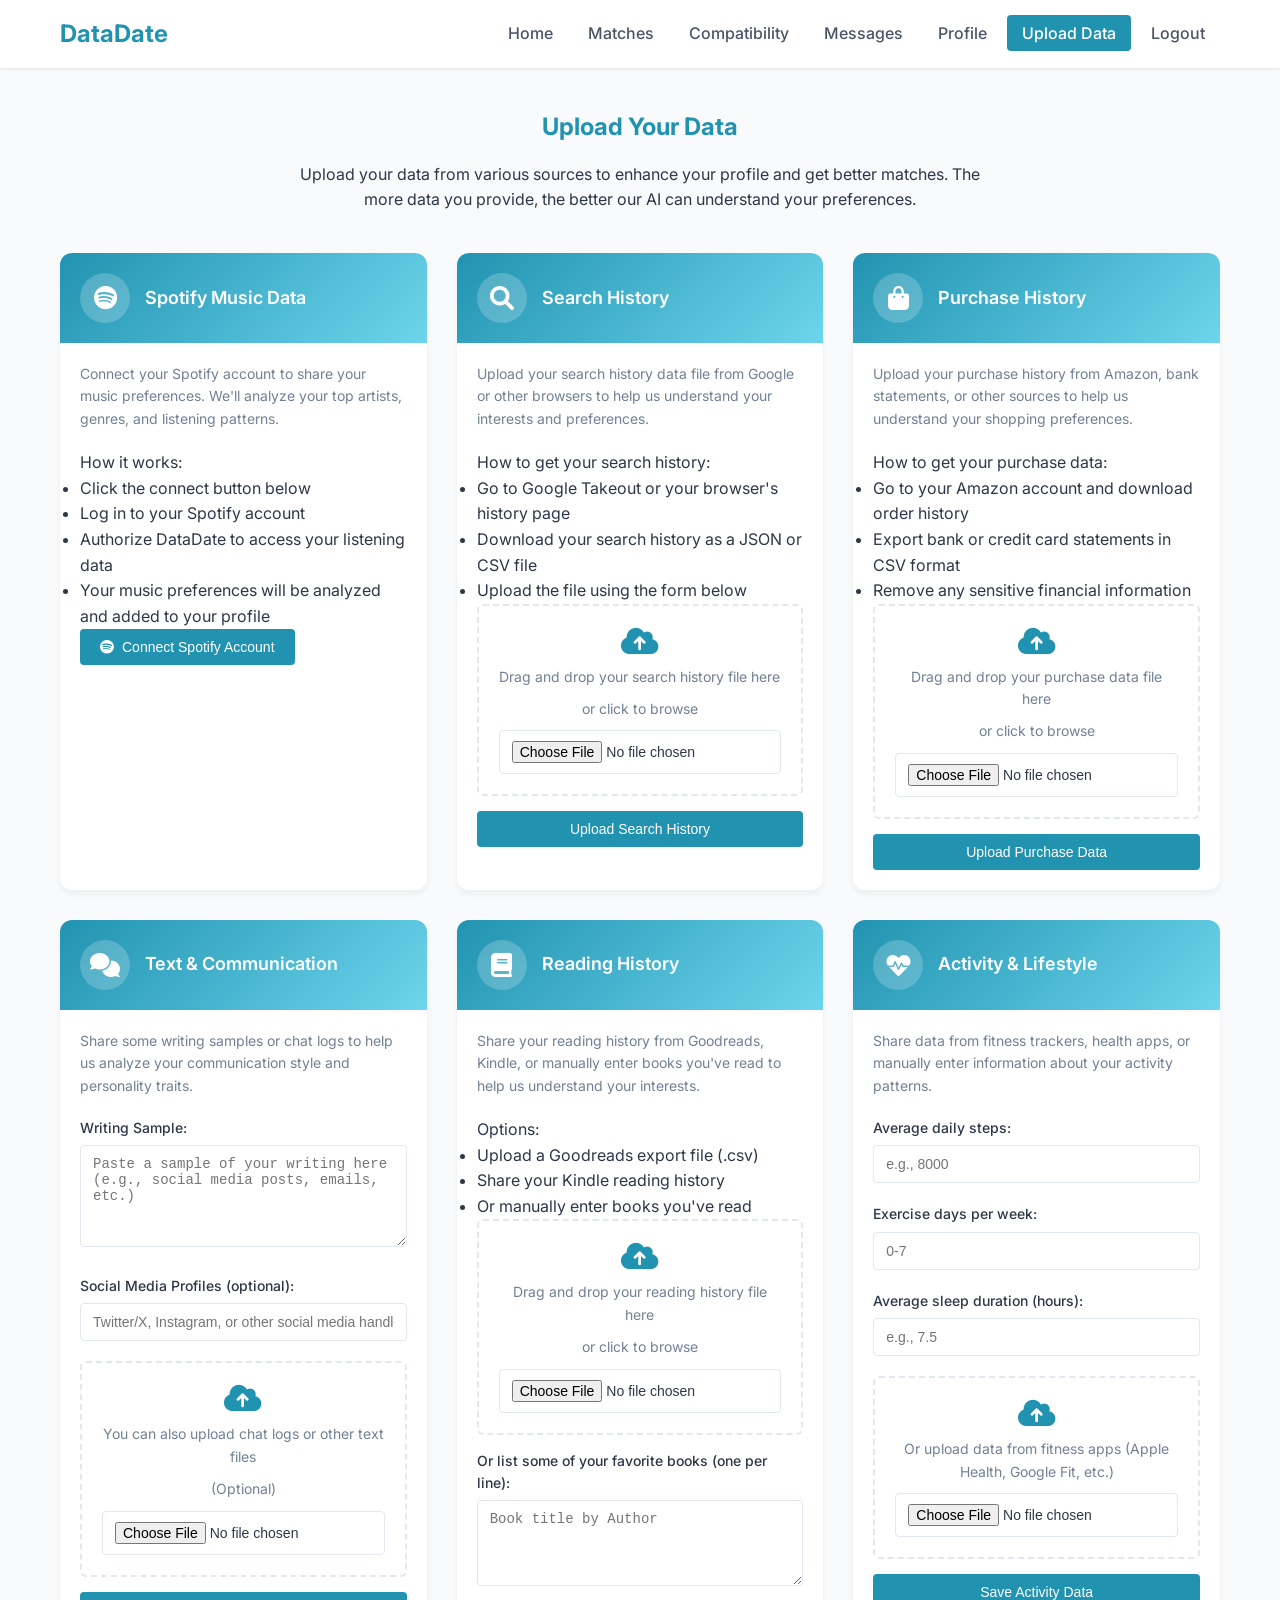
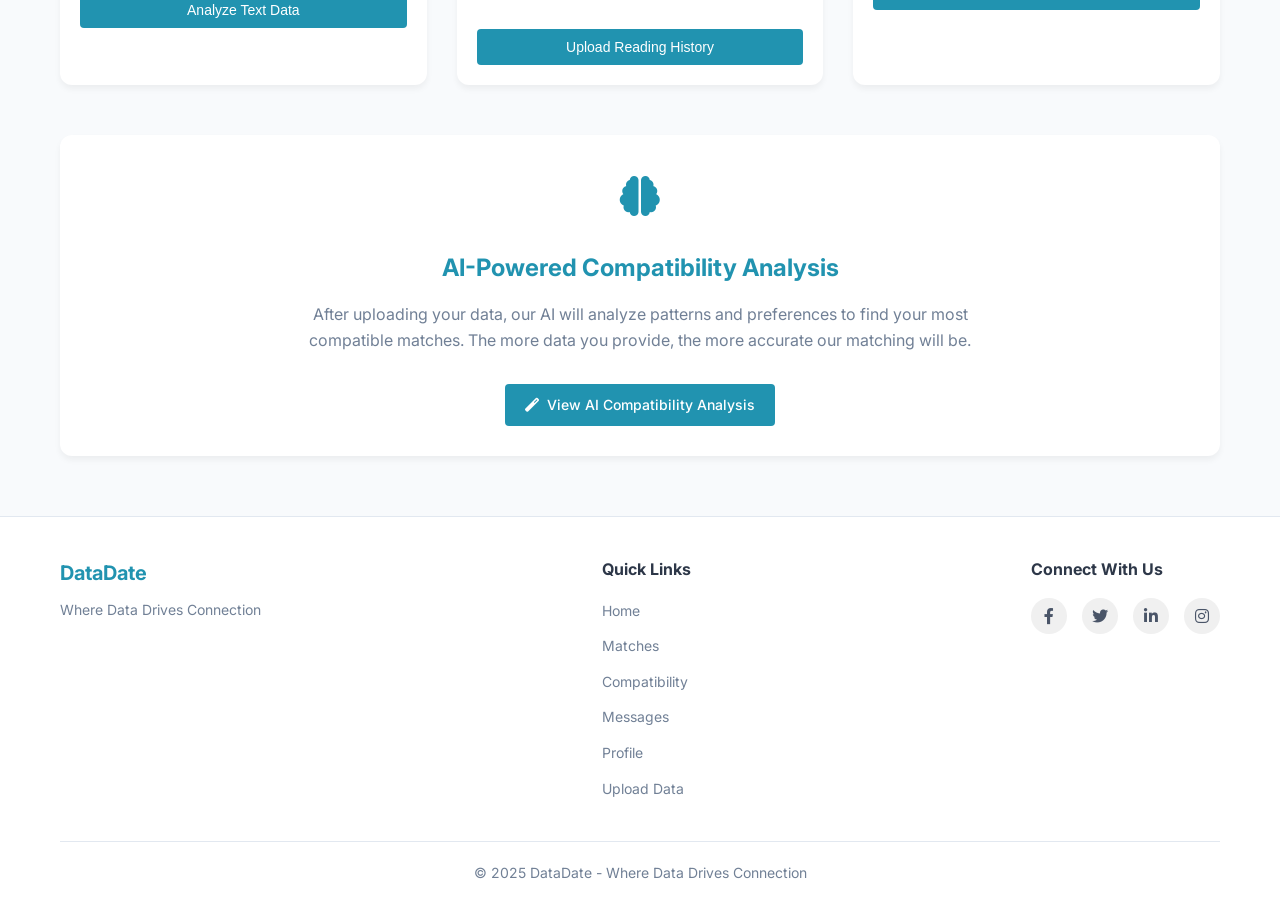
<file: standalone-app/data-upload.html>
<!DOCTYPE html>
<html lang="en">
<head>
    <meta charset="UTF-8">
    <meta name="viewport" content="width=device-width, initial-scale=1.0">
    <title>DataDate - Upload Your Data</title>
    <link rel="stylesheet" href="https://cdnjs.cloudflare.com/ajax/libs/font-awesome/6.0.0/css/all.min.css">
    <link href="https://fonts.googleapis.com/css2?family=Inter:wght@300;400;500;600;700&display=swap" rel="stylesheet">
    <link rel="stylesheet" href="css/datadate-unified.css">
</head>
<body>
    <header>
        <div class="container">
            <div class="logo">
                <h1>DataDate</h1>
            </div>
            <nav>
                <ul>
                    <li><a href="index.html">Home</a></li>
                    <li><a href="matches.html">Matches</a></li>
                    <li><a href="compatibility.html">Compatibility</a></li>
                    <li><a href="messages.html">Messages</a></li>
                    <li><a href="profile.html">Profile</a></li>
                    <li><a href="data-upload.html" class="active">Upload Data</a></li>
                    <li><a href="#" id="logout-btn">Logout</a></li>
                </ul>
            </nav>
        </div>
    </header>
    
    <main>
        <div class="container">
        
        <div style="text-align: center; margin: 40px 0;">
            <h1 class="section-title">Upload Your Data</h1>
            <p style="max-width: 700px; margin: 0 auto;">Upload your data from various sources to enhance your profile and get better matches. The more data you provide, the better our AI can understand your preferences.</p>
        </div>
        
        <div class="upload-sections">
            <!-- Spotify Data Upload -->
            <div class="upload-card">
                <div class="upload-header">
                    <div class="upload-icon">
                        <i class="fab fa-spotify"></i>
                    </div>
                    <h2 class="upload-title">Spotify Music Data</h2>
                </div>
                <div class="upload-body">
                    <p class="upload-description">Connect your Spotify account to share your music preferences. We'll analyze your top artists, genres, and listening patterns.</p>
                    
                    <div class="upload-instructions">
                        <div class="instructions-title">How it works:</div>
                        <ul class="instructions-list">
                            <li>Click the connect button below</li>
                            <li>Log in to your Spotify account</li>
                            <li>Authorize DataDate to access your listening data</li>
                            <li>Your music preferences will be analyzed and added to your profile</li>
                        </ul>
                    </div>
                    
                    <button class="btn btn-primary" style="display: flex; align-items: center; gap: 8px;">
                        <i class="fab fa-spotify"></i>
                        Connect Spotify Account
                    </button>
                    
                    <div class="upload-status" id="spotify-status"></div>
                </div>
            </div>
            
            <!-- Search History Upload -->
            <div class="upload-card">
                <div class="upload-header">
                    <div class="upload-icon">
                        <i class="fas fa-search"></i>
                    </div>
                    <h2 class="upload-title">Search History</h2>
                </div>
                <div class="upload-body">
                    <p class="upload-description">Upload your search history data file from Google or other browsers to help us understand your interests and preferences.</p>
                    
                    <div class="upload-instructions">
                        <div class="instructions-title">How to get your search history:</div>
                        <ul class="instructions-list">
                            <li>Go to Google Takeout or your browser's history page</li>
                            <li>Download your search history as a JSON or CSV file</li>
                            <li>Upload the file using the form below</li>
                        </ul>
                    </div>
                    
                    <form id="search-history-form" class="upload-form">
                        <div class="file-upload" id="search-history-upload">
                            <i class="fas fa-cloud-upload-alt"></i>
                            <p>Drag and drop your search history file here</p>
                            <p>or click to browse</p>
                            <input type="file" id="search-history-file" accept=".json,.csv">
                        </div>
                        <button type="submit" class="btn btn-primary" style="width: 100%; margin-top: 15px;">Upload Search History</button>
                    </form>
                    
                    <div class="upload-status" id="search-history-status"></div>
                </div>
            </div>
            
            <!-- Purchase History Upload -->
            <div class="upload-card">
                <div class="upload-header">
                    <div class="upload-icon">
                        <i class="fas fa-shopping-bag"></i>
                    </div>
                    <h2 class="upload-title">Purchase History</h2>
                </div>
                <div class="upload-body">
                    <p class="upload-description">Upload your purchase history from Amazon, bank statements, or other sources to help us understand your shopping preferences.</p>
                    
                    <div class="upload-instructions">
                        <div class="instructions-title">How to get your purchase data:</div>
                        <ul class="instructions-list">
                            <li>Go to your Amazon account and download order history</li>
                            <li>Export bank or credit card statements in CSV format</li>
                            <li>Remove any sensitive financial information</li>
                        </ul>
                    </div>
                    
                    <form id="purchase-history-form" class="upload-form">
                        <div class="file-upload" id="purchase-history-upload">
                            <i class="fas fa-cloud-upload-alt"></i>
                            <p>Drag and drop your purchase data file here</p>
                            <p>or click to browse</p>
                            <input type="file" id="purchase-history-file" accept=".json,.csv">
                        </div>
                        <button type="submit" class="btn btn-primary" style="width: 100%; margin-top: 15px;">Upload Purchase Data</button>
                    </form>
                    
                    <div class="upload-status" id="purchase-history-status"></div>
                </div>
            </div>
            
            <!-- Text Analysis Upload -->
            <div class="upload-card">
                <div class="upload-header">
                    <div class="upload-icon">
                        <i class="fas fa-comments"></i>
                    </div>
                    <h2 class="upload-title">Text & Communication</h2>
                </div>
                <div class="upload-body">
                    <p class="upload-description">Share some writing samples or chat logs to help us analyze your communication style and personality traits.</p>
                    
                    <form id="text-analysis-form" class="upload-form">
                        <div class="form-group">
                            <label>Writing Sample:</label>
                            <textarea class="form-control" id="text-sample" placeholder="Paste a sample of your writing here (e.g., social media posts, emails, etc.)" rows="5"></textarea>
                        </div>
                        <div class="form-group">
                            <label>Social Media Profiles (optional):</label>
                            <input type="text" class="form-control" id="social-profiles" placeholder="Twitter/X, Instagram, or other social media handles">
                        </div>
                        <div class="file-upload" id="text-data-upload">
                            <i class="fas fa-cloud-upload-alt"></i>
                            <p>You can also upload chat logs or other text files</p>
                            <p>(Optional)</p>
                            <input type="file" id="text-data-file" accept=".txt,.json,.csv">
                        </div>
                        <button type="submit" class="btn btn-primary" style="width: 100%; margin-top: 15px;">Analyze Text Data</button>
                    </form>
                    
                    <div class="upload-status" id="text-analysis-status"></div>
                </div>
            </div>
            
            <!-- Reading History Upload -->
            <div class="upload-card">
                <div class="upload-header">
                    <div class="upload-icon">
                        <i class="fas fa-book"></i>
                    </div>
                    <h2 class="upload-title">Reading History</h2>
                </div>
                <div class="upload-body">
                    <p class="upload-description">Share your reading history from Goodreads, Kindle, or manually enter books you've read to help us understand your interests.</p>
                    
                    <div class="upload-instructions">
                        <div class="instructions-title">Options:</div>
                        <ul class="instructions-list">
                            <li>Upload a Goodreads export file (.csv)</li>
                            <li>Share your Kindle reading history</li>
                            <li>Or manually enter books you've read</li>
                        </ul>
                    </div>
                    
                    <form id="reading-history-form" class="upload-form">
                        <div class="file-upload" id="reading-history-upload">
                            <i class="fas fa-cloud-upload-alt"></i>
                            <p>Drag and drop your reading history file here</p>
                            <p>or click to browse</p>
                            <input type="file" id="reading-history-file" accept=".csv,.json">
                        </div>
                        <div class="form-group" style="margin-top: 15px;">
                            <label>Or list some of your favorite books (one per line):</label>
                            <textarea class="form-control" id="favorite-books" placeholder="Book title by Author" rows="4"></textarea>
                        </div>
                        <button type="submit" class="btn btn-primary" style="width: 100%; margin-top: 15px;">Upload Reading History</button>
                    </form>
                    
                    <div class="upload-status" id="reading-history-status"></div>
                </div>
            </div>
            
            <!-- Activity Data Upload -->
            <div class="upload-card">
                <div class="upload-header">
                    <div class="upload-icon">
                        <i class="fas fa-heartbeat"></i>
                    </div>
                    <h2 class="upload-title">Activity & Lifestyle</h2>
                </div>
                <div class="upload-body">
                    <p class="upload-description">Share data from fitness trackers, health apps, or manually enter information about your activity patterns.</p>
                    
                    <form id="activity-data-form" class="upload-form">
                        <div class="form-group">
                            <label>Average daily steps:</label>
                            <input type="number" class="form-control" id="daily-steps" placeholder="e.g., 8000">
                        </div>
                        <div class="form-group">
                            <label>Exercise days per week:</label>
                            <input type="number" class="form-control" id="exercise-days" min="0" max="7" placeholder="0-7">
                        </div>
                        <div class="form-group">
                            <label>Average sleep duration (hours):</label>
                            <input type="number" class="form-control" id="sleep-duration" step="0.1" placeholder="e.g., 7.5">
                        </div>
                        <div class="file-upload" id="activity-data-upload">
                            <i class="fas fa-cloud-upload-alt"></i>
                            <p>Or upload data from fitness apps (Apple Health, Google Fit, etc.)</p>
                            <input type="file" id="activity-data-file" accept=".json,.csv,.xml">
                        </div>
                        <button type="submit" class="btn btn-primary" style="width: 100%; margin-top: 15px;">Save Activity Data</button>
                    </form>
                    
                    <div class="upload-status" id="activity-data-status"></div>
                </div>
            </div>
        </div>
        
        <div style="background: white; border-radius: 12px; padding: 30px; box-shadow: 0 4px 6px rgba(0, 0, 0, 0.05); text-align: center; margin-bottom: 60px;">
            <div style="font-size: 40px; color: var(--primary-color); margin-bottom: 20px;">
                <i class="fas fa-brain"></i>
            </div>
            <h2 style="color: var(--primary-color); font-size: 24px; margin-bottom: 15px;">AI-Powered Compatibility Analysis</h2>
            <p style="max-width: 700px; margin: 0 auto 30px; color: var(--light-text);">After uploading your data, our AI will analyze patterns and preferences to find your most compatible matches. The more data you provide, the more accurate our matching will be.</p>
            
            <a href="compatibility.html" class="btn btn-primary" style="display: inline-flex; align-items: center; gap: 8px;">
                <i class="fas fa-magic"></i>
                View AI Compatibility Analysis
            </a>
        </div>
        
        </div>
    </main>
    
    <footer>
        <div class="container">
            <div class="footer-content">
                <div class="footer-logo">
                    <h2>DataDate</h2>
                    <p>Where Data Drives Connection</p>
                </div>
                <div class="footer-links">
                    <h3>Quick Links</h3>
                    <ul>
                        <li><a href="index.html">Home</a></li>
                        <li><a href="matches.html">Matches</a></li>
                        <li><a href="compatibility.html">Compatibility</a></li>
                        <li><a href="messages.html">Messages</a></li>
                        <li><a href="profile.html">Profile</a></li>
                        <li><a href="data-upload.html">Upload Data</a></li>
                    </ul>
                </div>
                <div class="footer-social">
                    <h3>Connect With Us</h3>
                    <div class="social-icons">
                        <a href="#"><i class="fab fa-facebook-f"></i></a>
                        <a href="#"><i class="fab fa-twitter"></i></a>
                        <a href="#"><i class="fab fa-linkedin-in"></i></a>
                        <a href="#"><i class="fab fa-instagram"></i></a>
                    </div>
                </div>
            </div>
            <div class="footer-bottom">
                <p>&copy; 2025 DataDate - Where Data Drives Connection</p>
            </div>
        </div>
    </footer>
    
    <script>
        document.addEventListener('DOMContentLoaded', function() {
            // File upload event listeners
            const fileInputs = document.querySelectorAll('input[type="file"]');
            const fileDropAreas = document.querySelectorAll('.file-upload');
            
            fileDropAreas.forEach((dropArea, index) => {
                const fileInput = fileInputs[index];
                
                // Click to browse
                dropArea.addEventListener('click', () => {
                    fileInput.click();
                });
                
                // File selected
                fileInput.addEventListener('change', () => {
                    if (fileInput.files.length > 0) {
                        const fileName = fileInput.files[0].name;
                        const fileSize = Math.round(fileInput.files[0].size / 1024);
                        
                        const iconElement = dropArea.querySelector('i');
                        const textElements = dropArea.querySelectorAll('p');
                        
                        iconElement.className = 'fas fa-file-alt';
                        textElements[0].textContent = fileName;
                        textElements[1].textContent = `${fileSize} KB`;
                    }
                });
            });
            
            // Form submission handlers
            const forms = document.querySelectorAll('form');
            
            forms.forEach(form => {
                form.addEventListener('submit', function(e) {
                    e.preventDefault();
                    
                    const formId = form.id;
                    const statusElement = document.getElementById(formId.replace('form', 'status'));
                    
                    // Simulate form submission
                    statusElement.textContent = 'Uploading and processing data...';
                    statusElement.className = 'upload-status';
                    
                    // Simulate API response
                    setTimeout(() => {
                        statusElement.textContent = 'Data uploaded successfully! Your profile has been enhanced.';
                        statusElement.className = 'upload-status success';
                    }, 1500);
                });
            });
        });
    </script>
</body>
</html>
</file>
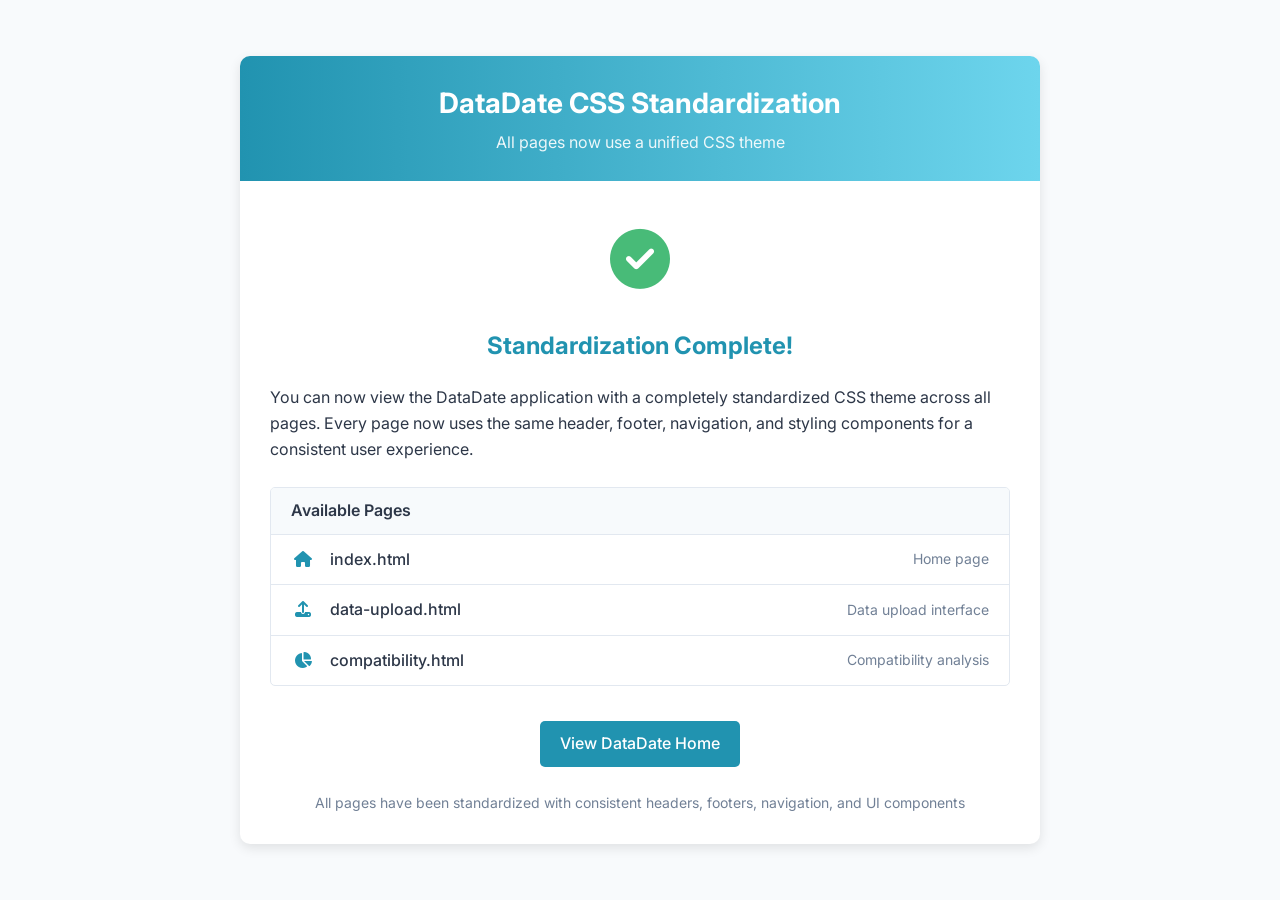
<file: standalone-app/README.html>
<!DOCTYPE html>
<html lang="en">
<head>
  <meta charset="UTF-8">
  <meta name="viewport" content="width=device-width, initial-scale=1.0">
  <title>DataDate - CSS Standardization Complete</title>
  <link rel="stylesheet" href="https://cdnjs.cloudflare.com/ajax/libs/font-awesome/6.4.0/css/all.min.css">
  <link href="https://fonts.googleapis.com/css2?family=Inter:wght@300;400;500;600;700&display=swap" rel="stylesheet">
  <style>
    :root {
      --primary-color: #2193b0;
      --primary-light: #6dd5ed;
      --secondary-color: #4a5568;
      --light-bg: #f8fafc;
      --dark-bg: #1a202c;
      --text-color: #2d3748;
      --light-text: #718096;
      --border-color: #e2e8f0;
      --success-color: #48bb78;
    }
    
    * {
      margin: 0;
      padding: 0;
      box-sizing: border-box;
    }
    
    body {
      font-family: 'Inter', -apple-system, BlinkMacSystemFont, "Segoe UI", Roboto, Helvetica, Arial, sans-serif;
      color: var(--text-color);
      background-color: var(--light-bg);
      line-height: 1.6;
      min-height: 100vh;
      display: flex;
      flex-direction: column;
      justify-content: center;
      align-items: center;
      padding: 20px;
    }
    
    .container {
      max-width: 800px;
      width: 100%;
      background-color: white;
      border-radius: 10px;
      box-shadow: 0 4px 12px rgba(0, 0, 0, 0.1);
      overflow: hidden;
    }

    .header {
      background: linear-gradient(to right, var(--primary-color), var(--primary-light));
      color: white;
      padding: 25px;
      text-align: center;
    }

    .header h1 {
      font-size: 28px;
      margin-bottom: 5px;
    }

    .header p {
      opacity: 0.9;
      font-size: 16px;
    }

    .content {
      padding: 30px;
    }

    .success-icon {
      text-align: center;
      font-size: 60px;
      color: var(--success-color);
      margin-bottom: 20px;
    }

    h2 {
      text-align: center;
      margin-bottom: 20px;
      color: var(--primary-color);
    }

    .file-list {
      margin: 25px 0;
      border: 1px solid var(--border-color);
      border-radius: 5px;
      overflow: hidden;
    }

    .file-header {
      background-color: #f7fafc;
      padding: 10px 20px;
      border-bottom: 1px solid var(--border-color);
      font-weight: 600;
    }

    .file-item {
      padding: 12px 20px;
      display: flex;
      align-items: center;
      border-bottom: 1px solid var(--border-color);
    }

    .file-item:last-child {
      border-bottom: none;
    }

    .file-icon {
      width: 24px;
      text-align: center;
      margin-right: 15px;
      color: var(--primary-color);
    }

    .file-name {
      font-weight: 500;
    }

    .file-description {
      margin-left: auto;
      color: var(--light-text);
      font-size: 14px;
    }

    .btn {
      display: inline-block;
      padding: 10px 20px;
      background-color: var(--primary-color);
      color: white;
      border-radius: 5px;
      text-decoration: none;
      font-weight: 500;
      margin-top: 10px;
      transition: background-color 0.2s;
    }

    .btn:hover {
      background-color: #1a7f97;
    }

    .text-center {
      text-align: center;
    }

    .footer {
      margin-top: 25px;
      text-align: center;
      color: var(--light-text);
      font-size: 14px;
    }
  </style>
</head>
<body>
  <div class="container">
    <div class="header">
      <h1>DataDate CSS Standardization</h1>
      <p>All pages now use a unified CSS theme</p>
    </div>
    
    <div class="content">
      <div class="success-icon">
        <i class="fas fa-check-circle"></i>
      </div>
      
      <h2>Standardization Complete!</h2>
      
      <p>You can now view the DataDate application with a completely standardized CSS theme across all pages. Every page now uses the same header, footer, navigation, and styling components for a consistent user experience.</p>
      
      <div class="file-list">
        <div class="file-header">Available Pages</div>
        <div class="file-item">
          <div class="file-icon">
            <i class="fas fa-home"></i>
          </div>
          <div class="file-name">index.html</div>
          <div class="file-description">Home page</div>
        </div>
        <div class="file-item">
          <div class="file-icon">
            <i class="fas fa-upload"></i>
          </div>
          <div class="file-name">data-upload.html</div>
          <div class="file-description">Data upload interface</div>
        </div>
        <div class="file-item">
          <div class="file-icon">
            <i class="fas fa-chart-pie"></i>
          </div>
          <div class="file-name">compatibility.html</div>
          <div class="file-description">Compatibility analysis</div>
        </div>
      </div>
      
      <p class="text-center">
        <a href="index.html" class="btn">View DataDate Home</a>
      </p>
      
      <div class="footer">
        <p>All pages have been standardized with consistent headers, footers, navigation, and UI components</p>
      </div>
    </div>
  </div>
</body>
</html>
</file>
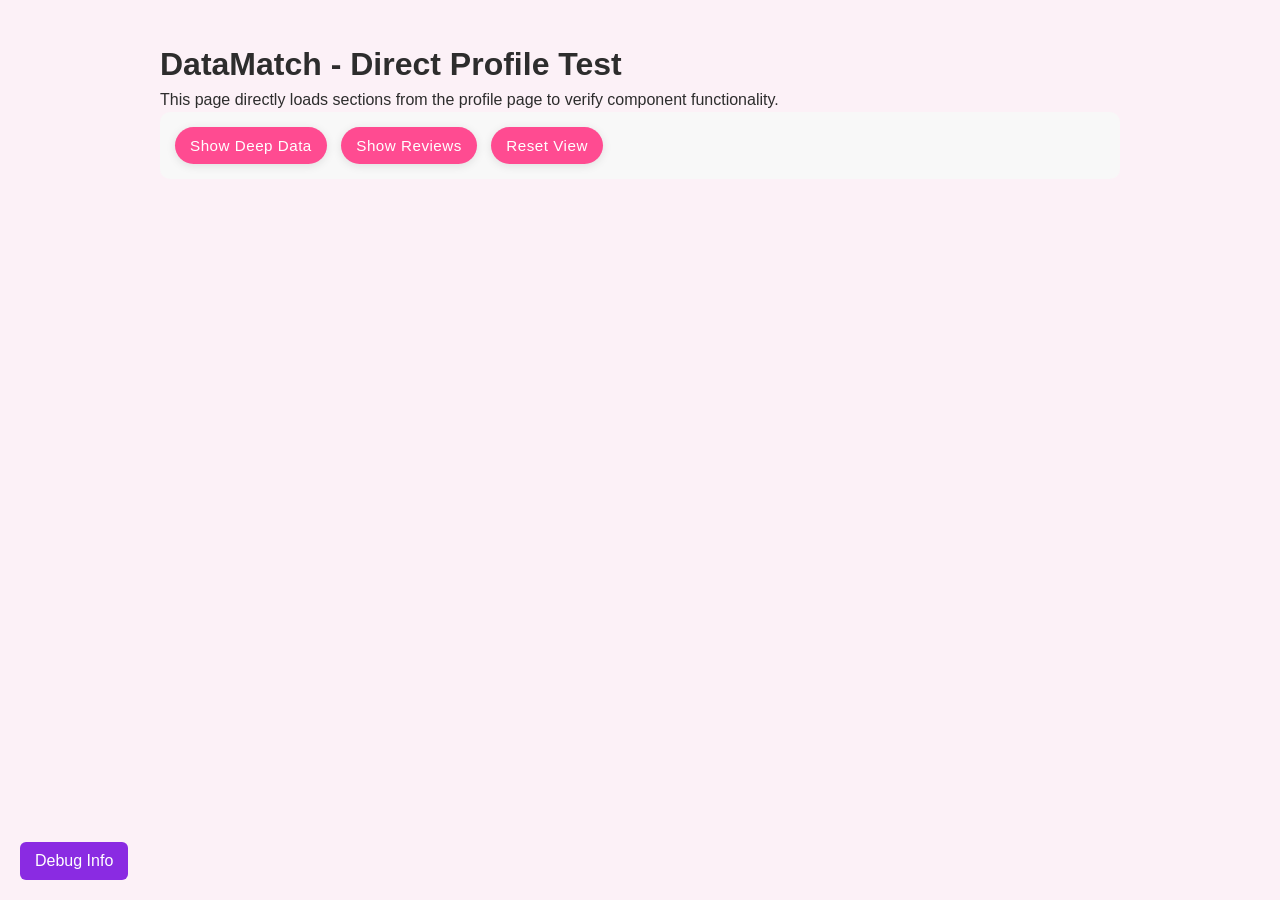
<file: hackathon/public/direct-profile.html>
<!DOCTYPE html>
<html lang="en">
<head>
  <meta charset="UTF-8">
  <meta name="viewport" content="width=device-width, initial-scale=1.0">
  <title>DataMatch - Direct Profile</title>
  <link rel="stylesheet" href="css/modern.css">
  <link rel="stylesheet" href="css/components.css?v=4">
  <link rel="stylesheet" href="https://cdnjs.cloudflare.com/ajax/libs/font-awesome/6.4.0/css/all.min.css">
  <style>
    body {
      padding-top: 20px;
    }
    .container {
      max-width: 1000px;
      margin: 0 auto;
      padding: 20px;
    }
    .controls {
      margin-bottom: 30px;
      background-color: #f8f8f8;
      padding: 15px;
      border-radius: 10px;
    }
    .btn {
      display: inline-block;
      padding: 10px 15px;
      background-color: var(--primary);
      color: white;
      border: none;
      border-radius: 30px;
      cursor: pointer;
      font-weight: 500;
      margin-right: 10px;
      transition: all 0.2s;
    }
    .btn:hover {
      background-color: var(--primary-dark);
    }
  </style>
</head>
<body>
  <div class="container">
    <h1>DataMatch - Direct Profile Test</h1>
    <p>This page directly loads sections from the profile page to verify component functionality.</p>
    
    <div class="controls">
      <button id="show-deep-data" class="btn">Show Deep Data</button>
      <button id="show-reviews" class="btn">Show Reviews</button>
      <button id="reset-view" class="btn">Reset View</button>
    </div>
    
    <div id="content-area">
      <div id="deep-data-section" style="display: none;">
        <section id="deep-data" class="profile-section active">
          <h2>Deep Data</h2>
          <p class="section-description">Enhance your matches by sharing deeper data about your habits and preferences. This allows for more meaningful connections based on compatibility in daily life.</p>
          
          <div class="data-card-grid">
            <!-- Spotify Listening History -->
            <div class="deep-data-card">
              <div class="data-card-header">
                <h3><i class="fab fa-spotify"></i> Spotify Listening History</h3>
              </div>
              <div class="data-card-content">
                <p>Connect your Spotify account to share your music taste and find matches with similar music preferences.</p>
                <button class="btn btn-spotify" id="connect-spotify">
                  <i class="fab fa-spotify"></i> Connect with Spotify
                </button>
                <div id="spotify-data" class="connected-data-display" style="display: none;"></div>
              </div>
            </div>
            
            <!-- Purchase History -->
            <div class="deep-data-card">
              <div class="data-card-header">
                <h3><i class="fas fa-shopping-cart"></i> Purchase History</h3>
              </div>
              <div class="data-card-content">
                <p>Share your purchase history to find matches with similar tastes and spending habits.</p>
                <input type="file" id="purchase-file" hidden>
                <button class="btn" id="purchase-upload">Upload Purchase History</button>
                <div id="purchase-data" class="connected-data-display" style="display: none;"></div>
              </div>
            </div>
          </div>
        </section>
      </div>
      
      <div id="reviews-section" style="display: none;">
        <section id="reviews" class="profile-section active">
          <h2>Reviews & Verifications</h2>
          <p class="section-description">Real reviews from people who know you. This builds trust with potential matches by providing authentic insights into your character.</p>
          
          <div class="review-tabs">
            <button class="review-tab active" data-target="ex-partners">Ex-Partners</button>
            <button class="review-tab" data-target="friends">Friends</button>
            <button class="review-tab" data-target="work">Professional</button>
            <button class="review-tab" data-target="family">Family</button>
          </div>
          
          <div class="review-content-container">
            <div id="ex-partners-content" class="review-tab-content active">
              <p>Ex-partner reviews will appear here.</p>
            </div>
            
            <div id="friends-content" class="review-tab-content">
              <p>Friend reviews will appear here.</p>
            </div>
            
            <div id="work-content" class="review-tab-content">
              <p>Professional reviews will appear here.</p>
            </div>
            
            <div id="family-content" class="review-tab-content">
              <p>Family reviews will appear here.</p>
            </div>
          </div>
        </section>
      </div>
    </div>
  </div>

  <!-- Core scripts -->
  <script src="js/components/deep-data.js?v=4"></script>
  <script src="js/components/reviews.js?v=4"></script>
  <script src="js/components/debug.js?v=4"></script>
  
  <script>
    document.addEventListener('DOMContentLoaded', function() {
      // Control buttons
      document.getElementById('show-deep-data').addEventListener('click', function() {
        document.getElementById('deep-data-section').style.display = 'block';
        document.getElementById('reviews-section').style.display = 'none';
      });
      
      document.getElementById('show-reviews').addEventListener('click', function() {
        document.getElementById('deep-data-section').style.display = 'none';
        document.getElementById('reviews-section').style.display = 'block';
      });
      
      document.getElementById('reset-view').addEventListener('click', function() {
        document.getElementById('deep-data-section').style.display = 'none';
        document.getElementById('reviews-section').style.display = 'none';
      });
    });
  </script>
</body>
</html>
</file>
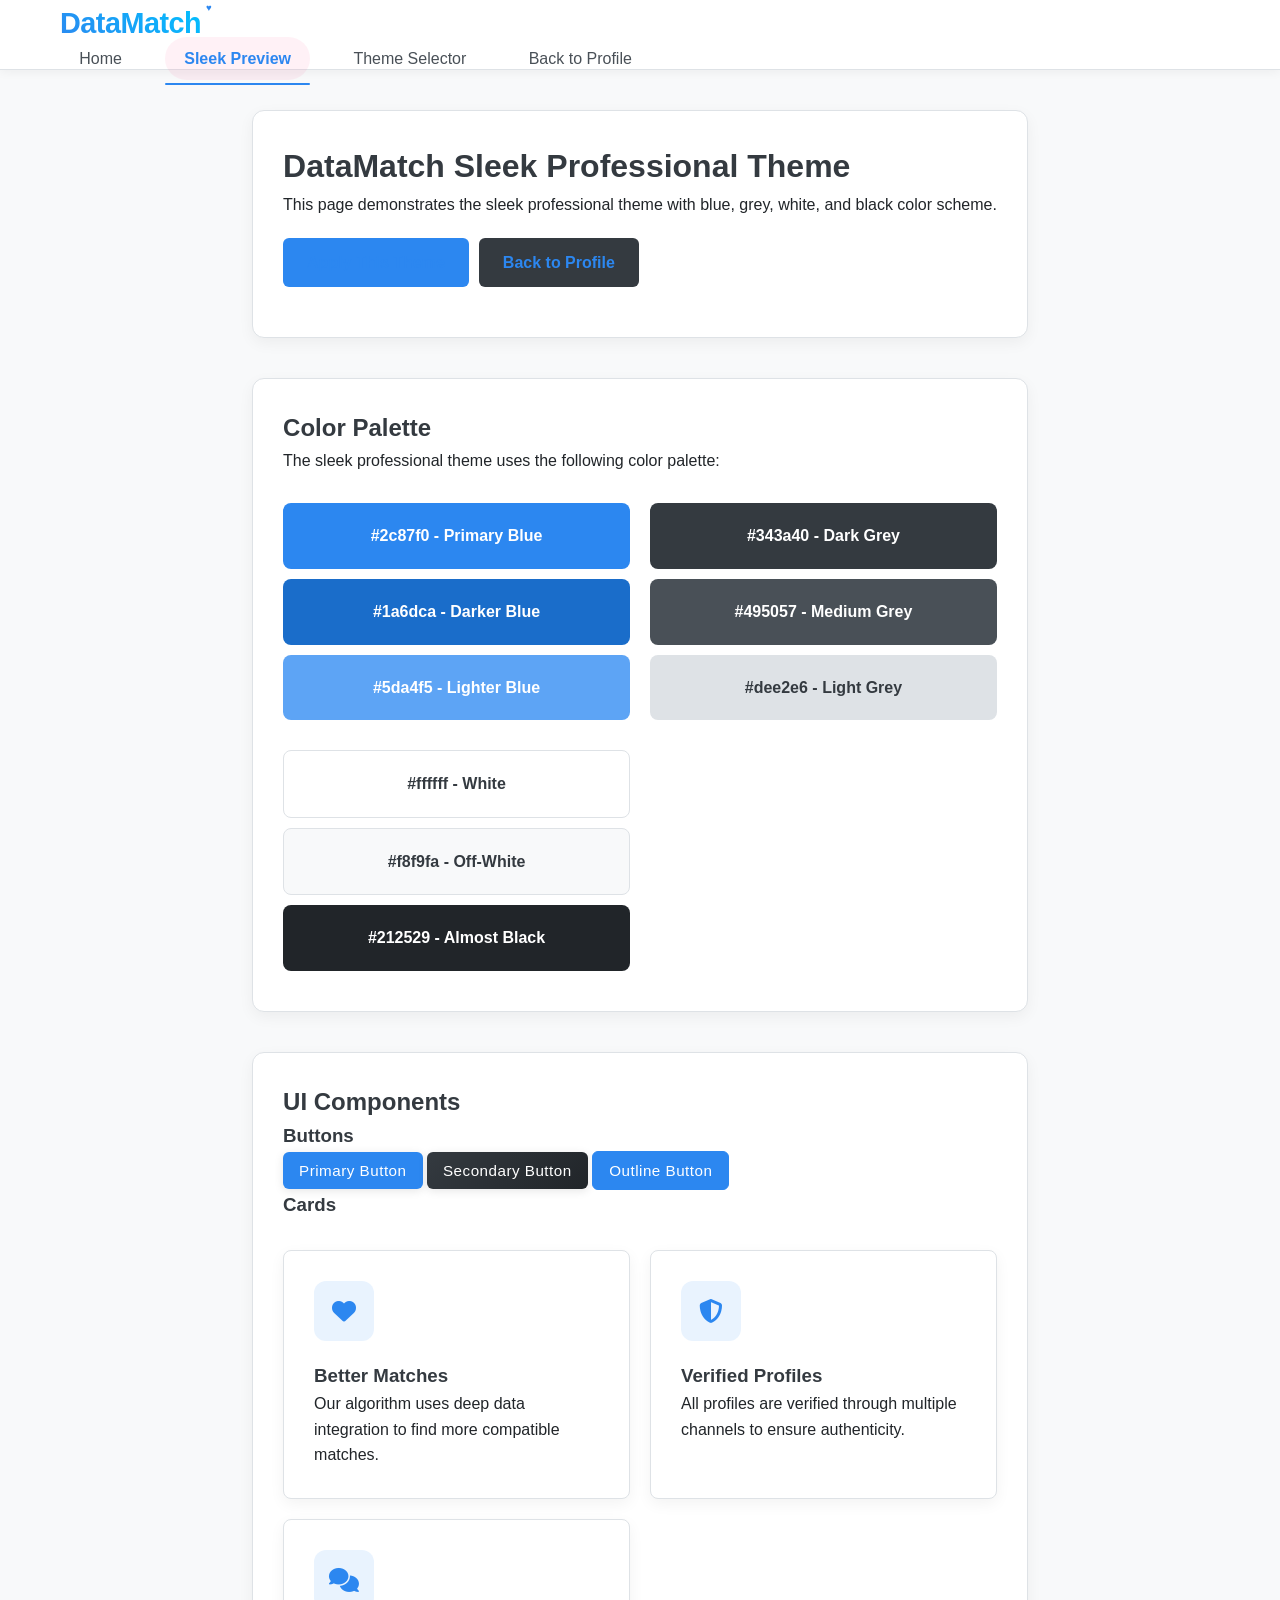
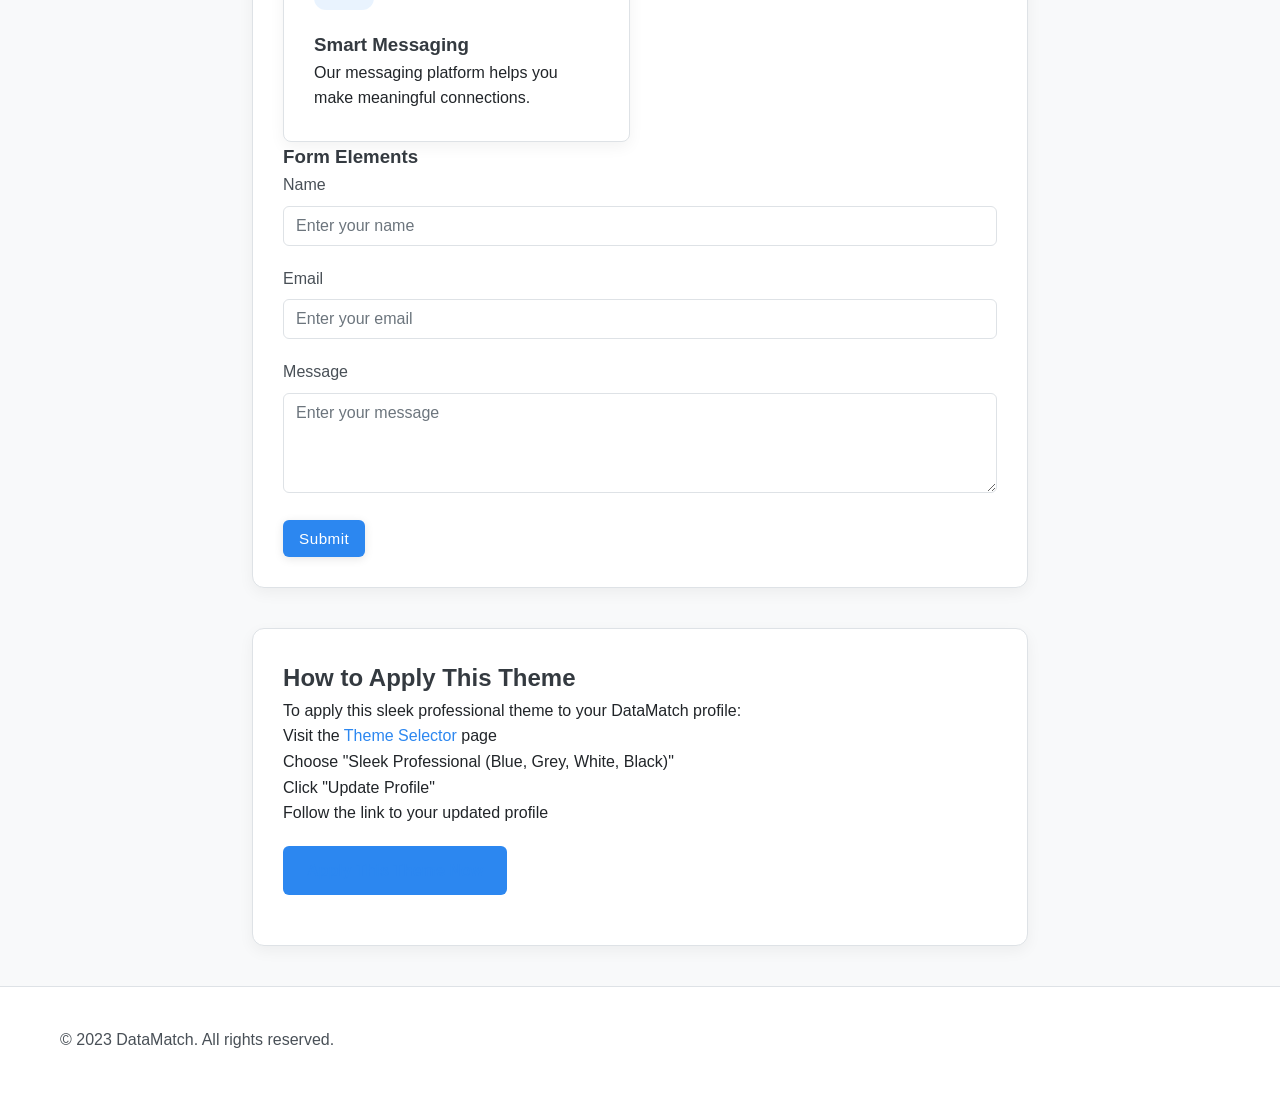
<file: hackathon/public/sleek-preview.html>
<!DOCTYPE html>
<html lang="en">
<head>
  <meta charset="UTF-8">
  <meta name="viewport" content="width=device-width, initial-scale=1.0">
  <title>DataMatch - Sleek Preview</title>
  <link rel="stylesheet" href="css/modern.css">
  <link rel="stylesheet" href="css/sleek-theme.css">
  <link rel="stylesheet" href="https://cdnjs.cloudflare.com/ajax/libs/font-awesome/6.4.0/css/all.min.css">
  <style>
    body {
      padding: 0;
      margin: 0;
      font-family: -apple-system, BlinkMacSystemFont, "Segoe UI", Roboto, Helvetica, Arial, sans-serif;
    }
    
    .preview-container {
      max-width: 1200px;
      margin: 0 auto;
      padding: 0 20px;
    }
    
    .section {
      margin: 40px 0;
      padding: 30px;
      background-color: #ffffff;
      border-radius: 12px;
      box-shadow: 0 5px 15px rgba(0, 0, 0, 0.05);
      border: 1px solid #dee2e6;
    }
    
    .feature-grid {
      display: grid;
      grid-template-columns: repeat(auto-fill, minmax(280px, 1fr));
      gap: 20px;
      margin-top: 30px;
    }
    
    .color-swatch {
      padding: 20px;
      color: white;
      border-radius: 8px;
      text-align: center;
      font-weight: 600;
      margin-bottom: 10px;
    }
    
    pre {
      background-color: #f8f9fa;
      padding: 15px;
      border-radius: 8px;
      overflow-x: auto;
    }
    
    code {
      font-family: monospace;
    }
    
    .btn-group {
      display: flex;
      gap: 10px;
      margin: 20px 0;
    }
    
    .apply-btn {
      display: inline-block;
      padding: 12px 24px;
      background-color: #2c87f0;
      color: white;
      border: none;
      border-radius: 6px;
      font-weight: 600;
      text-decoration: none;
      text-align: center;
      cursor: pointer;
      transition: all 0.2s ease;
    }
    
    .apply-btn:hover {
      background-color: #1a6dca;
      transform: translateY(-2px);
      box-shadow: 0 4px 8px rgba(44, 135, 240, 0.25);
    }
    
    .apply-btn.secondary {
      background-color: #343a40;
    }
    
    .apply-btn.secondary:hover {
      background-color: #212529;
      box-shadow: 0 4px 8px rgba(52, 58, 64, 0.25);
    }
  </style>
</head>
<body>
  <header>
    <div class="preview-container">
      <nav>
        <div class="logo">
          <h1>DataMatch</h1>
        </div>
        <ul>
          <li><a href="#">Home</a></li>
          <li><a href="#" class="active">Sleek Preview</a></li>
          <li><a href="update-profile.html">Theme Selector</a></li>
          <li><a href="profile.html">Back to Profile</a></li>
        </ul>
      </nav>
    </div>
  </header>
  
  <div class="preview-container">
    <div class="section">
      <h1>DataMatch Sleek Professional Theme</h1>
      <p>This page demonstrates the sleek professional theme with blue, grey, white, and black color scheme.</p>
      
      <div class="btn-group">
        <a href="update-profile.html" class="apply-btn">Apply This Theme</a>
        <a href="profile.html" class="apply-btn secondary">Back to Profile</a>
      </div>
    </div>
    
    <div class="section">
      <h2>Color Palette</h2>
      <p>The sleek professional theme uses the following color palette:</p>
      
      <div class="feature-grid">
        <div>
          <div class="color-swatch" style="background-color: #2c87f0;">#2c87f0 - Primary Blue</div>
          <div class="color-swatch" style="background-color: #1a6dca;">#1a6dca - Darker Blue</div>
          <div class="color-swatch" style="background-color: #5da4f5;">#5da4f5 - Lighter Blue</div>
        </div>
        
        <div>
          <div class="color-swatch" style="background-color: #343a40; color: white;">#343a40 - Dark Grey</div>
          <div class="color-swatch" style="background-color: #495057; color: white;">#495057 - Medium Grey</div>
          <div class="color-swatch" style="background-color: #dee2e6; color: #343a40;">#dee2e6 - Light Grey</div>
        </div>
        
        <div>
          <div class="color-swatch" style="background-color: #ffffff; color: #343a40; border: 1px solid #dee2e6;">#ffffff - White</div>
          <div class="color-swatch" style="background-color: #f8f9fa; color: #343a40; border: 1px solid #dee2e6;">#f8f9fa - Off-White</div>
          <div class="color-swatch" style="background-color: #212529; color: white;">#212529 - Almost Black</div>
        </div>
      </div>
    </div>
    
    <div class="section">
      <h2>UI Components</h2>
      <h3>Buttons</h3>
      <button class="btn">Primary Button</button>
      <button class="btn btn-secondary">Secondary Button</button>
      <button class="btn btn-outline">Outline Button</button>
      
      <h3>Cards</h3>
      <div class="feature-grid">
        <div class="feature-card">
          <div class="feature-icon">
            <i class="fas fa-heart"></i>
          </div>
          <h3>Better Matches</h3>
          <p>Our algorithm uses deep data integration to find more compatible matches.</p>
        </div>
        
        <div class="feature-card">
          <div class="feature-icon">
            <i class="fas fa-shield-alt"></i>
          </div>
          <h3>Verified Profiles</h3>
          <p>All profiles are verified through multiple channels to ensure authenticity.</p>
        </div>
        
        <div class="feature-card">
          <div class="feature-icon">
            <i class="fas fa-comments"></i>
          </div>
          <h3>Smart Messaging</h3>
          <p>Our messaging platform helps you make meaningful connections.</p>
        </div>
      </div>
      
      <h3>Form Elements</h3>
      <form>
        <div style="margin-bottom: 20px;">
          <label for="name">Name</label>
          <input type="text" id="name" placeholder="Enter your name">
        </div>
        
        <div style="margin-bottom: 20px;">
          <label for="email">Email</label>
          <input type="email" id="email" placeholder="Enter your email">
        </div>
        
        <div style="margin-bottom: 20px;">
          <label for="message">Message</label>
          <textarea id="message" placeholder="Enter your message"></textarea>
        </div>
        
        <button type="submit" class="btn">Submit</button>
      </form>
    </div>
    
    <div class="section">
      <h2>How to Apply This Theme</h2>
      <p>To apply this sleek professional theme to your DataMatch profile:</p>
      
      <ol>
        <li>Visit the <a href="update-profile.html">Theme Selector</a> page</li>
        <li>Choose "Sleek Professional (Blue, Grey, White, Black)"</li>
        <li>Click "Update Profile"</li>
        <li>Follow the link to your updated profile</li>
      </ol>
      
      <div class="btn-group">
        <a href="update-profile.html" class="apply-btn">Apply This Theme Now</a>
      </div>
    </div>
  </div>
  
  <footer>
    <div class="preview-container">
      <p>&copy; 2023 DataMatch. All rights reserved.</p>
    </div>
  </footer>
  
  <script>
    // Store the sleek theme preference when Apply button is clicked
    document.querySelectorAll('.apply-btn').forEach(btn => {
      if (!btn.classList.contains('secondary')) {
        btn.addEventListener('click', function(e) {
          localStorage.setItem('datamatch_selected_theme', 'sleek');
          localStorage.setItem('datamatch_auto_inject', 'true');
          console.log('Sleek theme preference saved');
        });
      }
    });
  </script>
</body>
</html>
</file>
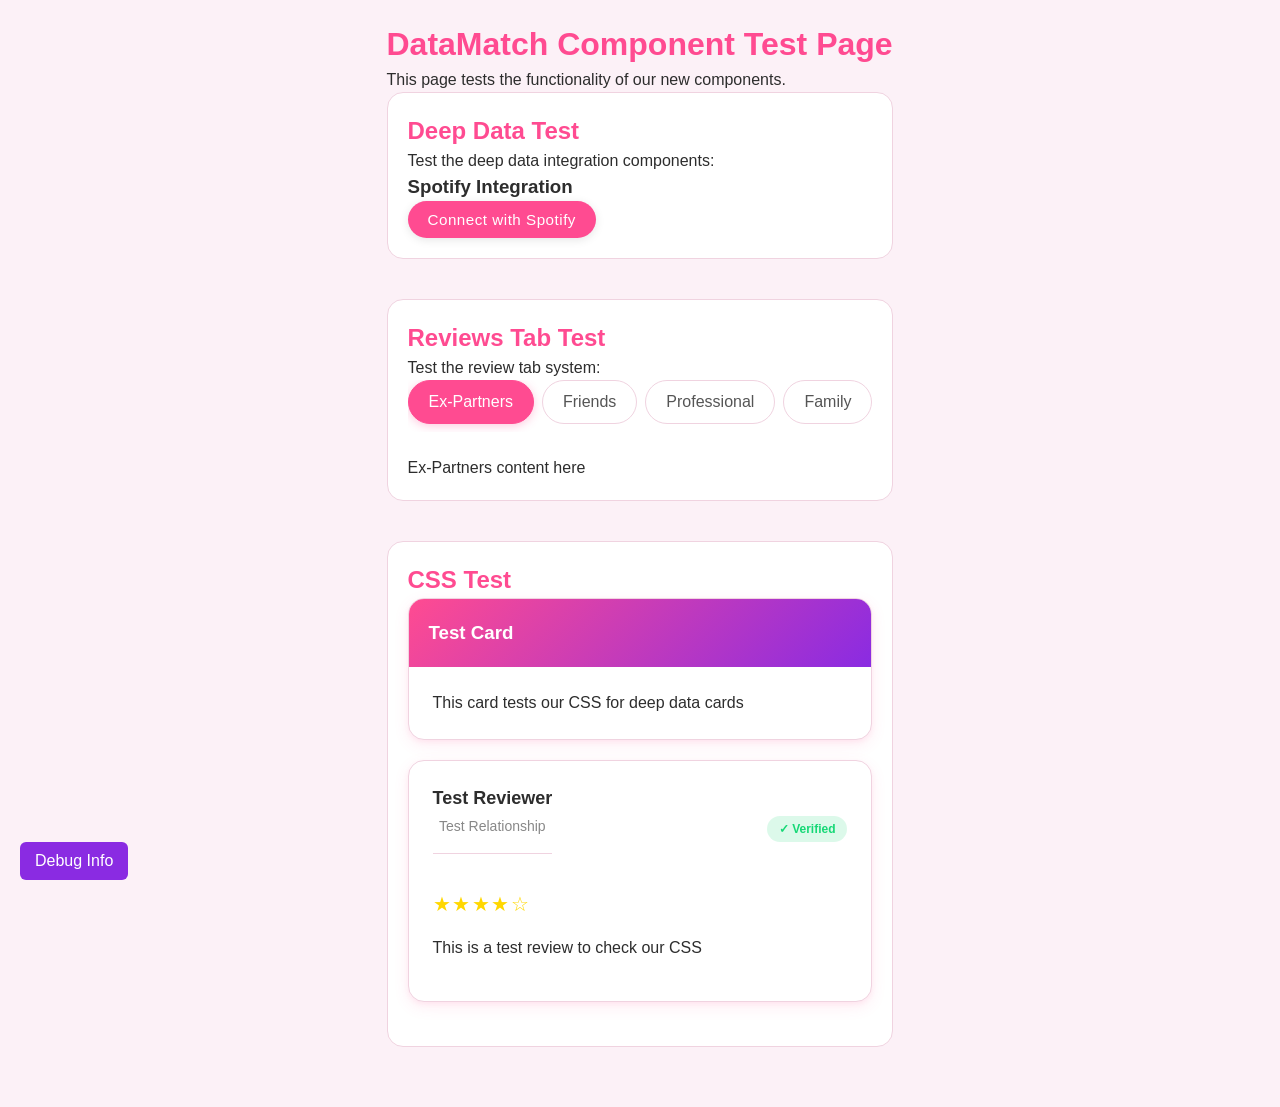
<file: hackathon/public/test-components.html>
<!DOCTYPE html>
<html lang="en">
<head>
  <meta charset="UTF-8">
  <meta name="viewport" content="width=device-width, initial-scale=1.0">
  <title>DataMatch - Test Components</title>
  <link rel="stylesheet" href="css/modern.css">
  <link rel="stylesheet" href="css/components.css?v=2">
  <link rel="stylesheet" href="https://cdnjs.cloudflare.com/ajax/libs/font-awesome/6.4.0/css/all.min.css">
  <style>
    .test-container {
      max-width: 800px;
      margin: 0 auto;
      padding: 20px;
    }
    .test-section {
      margin-bottom: 40px;
      padding: 20px;
      border: 1px solid var(--border-color);
      border-radius: var(--card-border-radius);
      background-color: var(--card-color);
    }
    .btn {
      display: inline-block;
      padding: 10px 20px;
      background-color: var(--primary);
      color: white;
      border-radius: 30px;
      border: none;
      cursor: pointer;
      font-weight: 500;
      transition: all var(--transition-normal);
    }
    .btn:hover {
      background-color: var(--primary-dark);
      transform: translateY(-2px);
    }
    h1, h2 {
      color: var(--primary);
    }
  </style>
</head>
<body>
  <div class="test-container">
    <h1>DataMatch Component Test Page</h1>
    <p>This page tests the functionality of our new components.</p>
    
    <!-- Test Deep Data Component -->
    <div class="test-section">
      <h2>Deep Data Test</h2>
      <p>Test the deep data integration components:</p>
      
      <div class="test-item">
        <h3>Spotify Integration</h3>
        <button id="connect-spotify" class="btn">Connect with Spotify</button>
        <div id="spotify-data" style="display: none; margin-top: 20px; padding: 15px; background-color: rgba(255,75,145,0.05); border-radius: 8px;"></div>
      </div>
    </div>
    
    <!-- Test Review Component -->
    <div class="test-section">
      <h2>Reviews Tab Test</h2>
      <p>Test the review tab system:</p>
      
      <div class="review-tabs">
        <button class="review-tab active" data-target="ex-partners">Ex-Partners</button>
        <button class="review-tab" data-target="friends">Friends</button>
        <button class="review-tab" data-target="work">Professional</button>
        <button class="review-tab" data-target="family">Family</button>
      </div>
      
      <div id="ex-partners-content" class="review-tab-content active">
        <p>Ex-Partners content here</p>
      </div>
      
      <div id="friends-content" class="review-tab-content">
        <p>Friends content here</p>
      </div>
      
      <div id="work-content" class="review-tab-content">
        <p>Professional content here</p>
      </div>
      
      <div id="family-content" class="review-tab-content">
        <p>Family content here</p>
      </div>
    </div>
    
    <div class="test-section">
      <h2>CSS Test</h2>
      
      <div class="deep-data-card" style="margin-bottom: 20px;">
        <div class="data-card-header">
          <h3>Test Card</h3>
        </div>
        <div class="data-card-content">
          <p>This card tests our CSS for deep data cards</p>
        </div>
      </div>
      
      <div class="review-card">
        <div class="review-header">
          <div class="reviewer-info">
            <div class="reviewer-name">Test Reviewer</div>
            <div class="relationship-type">Test Relationship</div>
          </div>
          <span class="verified-badge" data-tooltip="This is a test tooltip">✓ Verified</span>
        </div>
        <div class="rating-stars">★★★★☆</div>
        <div class="review-text">This is a test review to check our CSS</div>
      </div>
    </div>
  </div>

  <script src="js/components/deep-data.js?v=2"></script>
  <script src="js/components/reviews.js?v=2"></script>
  <script src="js/components/debug.js?v=2"></script>
</body>
</html>
</file>
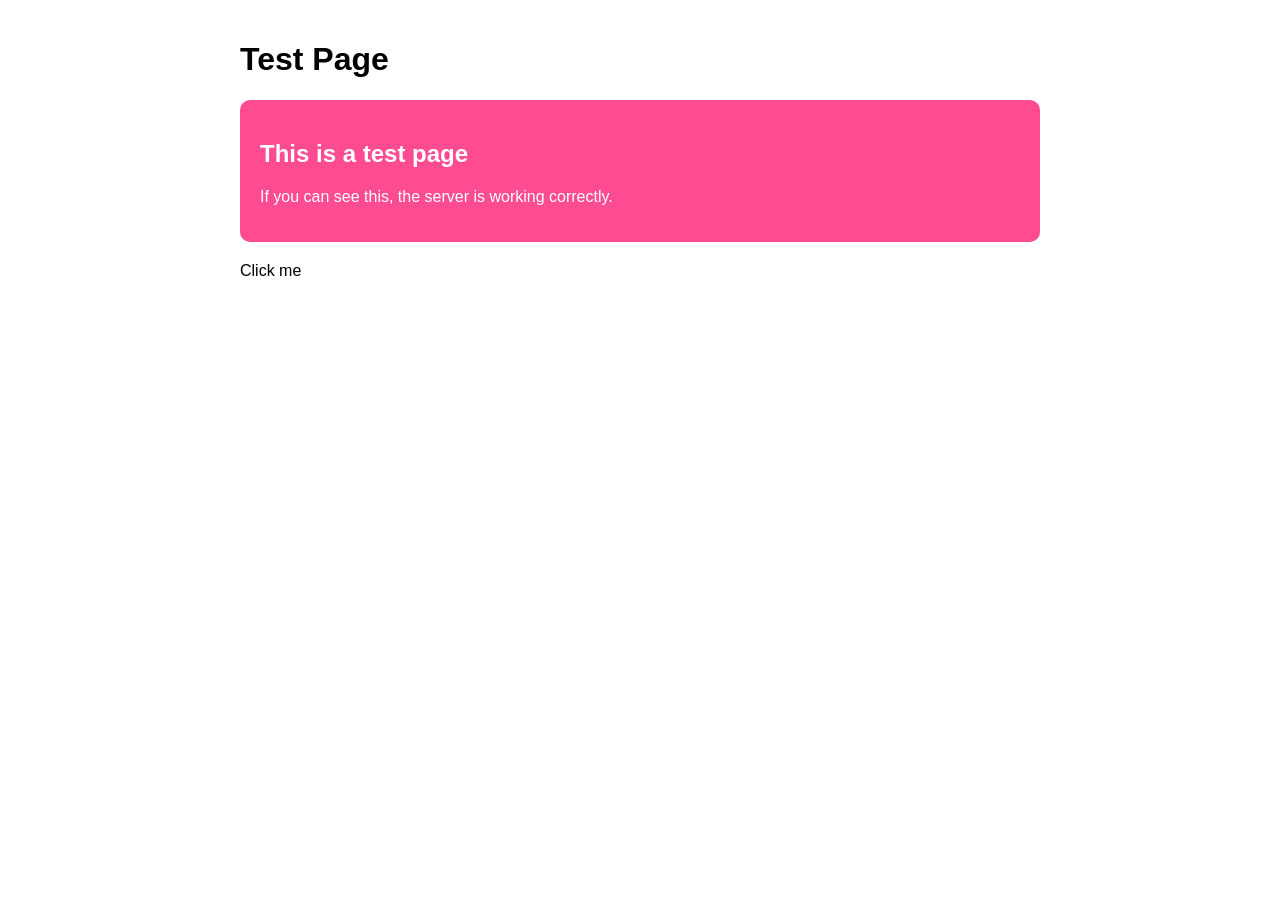
<file: hackathon/public/test.html>
<!DOCTYPE html>
<html lang="en">
<head>
  <meta charset="UTF-8">
  <meta name="viewport" content="width=device-width, initial-scale=1.0">
  <title>Test Page</title>
  <style>
    body {
      font-family: Arial, sans-serif;
      max-width: 800px;
      margin: 0 auto;
      padding: 20px;
    }
    .test-box {
      background-color: #ff4b91;
      color: white;
      padding: 20px;
      border-radius: 10px;
      margin-bottom: 20px;
    }
  </style>
</head>
<body>
  <h1>Test Page</h1>
  <div class="test-box">
    <h2>This is a test page</h2>
    <p>If you can see this, the server is working correctly.</p>
  </div>
  
  <div id="test-element">Click me</div>
  
  <script>
    document.addEventListener('DOMContentLoaded', function() {
      console.log('Test page loaded');
      
      const testElement = document.getElementById('test-element');
      testElement.addEventListener('click', function() {
        alert('JavaScript is working!');
      });
    });
  </script>
</body>
</html>
</file>
<file: standalone-app/css/datadate-unified.css>
/* DataDate Unified Theme
   Combines the sleek theme with enhanced components for all pages */

/* Base Styles */
:root {
  --primary-color: #2193b0;
  --primary-light: #6dd5ed;
  --secondary-color: #4a5568;
  --light-bg: #f8fafc;
  --dark-bg: #1a202c;
  --text-color: #2d3748;
  --light-text: #718096;
  --border-color: #e2e8f0;
  --success-color: #48bb78;
  --warning-color: #ed8936;
  --danger-color: #e53e3e;
  --accent-color: #2193b0;
}

* {
  margin: 0;
  padding: 0;
  box-sizing: border-box;
}

body {
  font-family: 'Inter', -apple-system, BlinkMacSystemFont, "Segoe UI", Roboto, Helvetica, Arial, sans-serif;
  color: var(--text-color);
  background-color: var(--light-bg);
  line-height: 1.6;
}

a {
  color: var(--primary-color);
  text-decoration: none;
}

a:hover {
  text-decoration: underline;
}

/* Layout */
.container {
  max-width: 1200px;
  margin: 0 auto;
  padding: 0 20px;
}

/* Header & Navigation */
header {
  background-color: white;
  box-shadow: 0 1px 3px rgba(0, 0, 0, 0.1);
  position: sticky;
  top: 0;
  z-index: 100;
}

header .container {
  display: flex;
  justify-content: space-between;
  align-items: center;
  padding: 15px 20px;
}

.logo h1 {
  color: var(--primary-color);
  font-size: 24px;
  font-weight: 700;
}

nav ul {
  display: flex;
  list-style: none;
}

nav li {
  margin-left: 5px;
}

nav a {
  color: var(--secondary-color);
  padding: 8px 15px;
  border-radius: 4px;
  font-weight: 500;
  transition: all 0.2s;
}

nav a:hover {
  background-color: rgba(33, 147, 176, 0.1);
  text-decoration: none;
}

nav a.active {
  background-color: var(--primary-color);
  color: white;
}

/* Footer */
footer {
  background-color: white;
  padding: 40px 0 20px;
  margin-top: 60px;
  border-top: 1px solid var(--border-color);
}

.footer-content {
  display: flex;
  flex-wrap: wrap;
  justify-content: space-between;
  margin-bottom: 30px;
}

.footer-logo h2 {
  color: var(--primary-color);
  font-size: 20px;
  margin-bottom: 10px;
}

.footer-logo p {
  color: var(--light-text);
  font-size: 14px;
}

.footer-links h3, .footer-social h3 {
  color: var(--text-color);
  font-size: 16px;
  margin-bottom: 15px;
}

.footer-links ul {
  list-style: none;
}

.footer-links li {
  margin-bottom: 10px;
}

.footer-links a {
  color: var(--light-text);
  font-size: 14px;
  transition: color 0.2s;
}

.footer-links a:hover {
  color: var(--primary-color);
}

.social-icons {
  display: flex;
  gap: 15px;
}

.social-icons a {
  display: flex;
  align-items: center;
  justify-content: center;
  width: 36px;
  height: 36px;
  border-radius: 50%;
  background-color: #f0f0f0;
  color: var(--secondary-color);
  transition: all 0.2s;
}

.social-icons a:hover {
  background-color: var(--primary-color);
  color: white;
}

.footer-bottom {
  text-align: center;
  padding-top: 20px;
  border-top: 1px solid var(--border-color);
}

.footer-bottom p {
  color: var(--light-text);
  font-size: 14px;
}

/* Buttons */
.btn {
  display: inline-block;
  padding: 10px 20px;
  border-radius: 4px;
  font-weight: 500;
  cursor: pointer;
  transition: all 0.2s;
  border: none;
  font-size: 14px;
}

.btn:focus {
  outline: none;
}

.btn-primary {
  background-color: var(--primary-color);
  color: white;
}

.btn-primary:hover {
  background-color: #1a7f97;
}

.btn-secondary {
  background-color: var(--secondary-color);
  color: white;
}

.btn-secondary:hover {
  background-color: #3a4555;
}

.btn-outline {
  background-color: transparent;
  border: 1px solid var(--border-color);
  color: var(--secondary-color);
}

.btn-outline:hover {
  background-color: #f7fafc;
}

.btn-sm {
  padding: 6px 12px;
  font-size: 12px;
}

.btn-block {
  width: 100%;
  margin-top: 10px;
  display: flex;
  justify-content: center;
  align-items: center;
}

.btn-block i {
  margin-right: 8px;
}

/* Forms */
input, textarea, select {
  width: 100%;
  padding: 10px 12px;
  border: 1px solid var(--border-color);
  border-radius: 4px;
  font-size: 14px;
  transition: border 0.2s;
}

input:focus, textarea:focus, select:focus {
  border-color: var(--primary-color);
  outline: none;
}

label {
  display: block;
  margin-bottom: 6px;
  font-weight: 500;
  font-size: 14px;
}

.form-group {
  margin-bottom: 20px;
}

/* Cards and sections */
.card {
  background-color: white;
  border-radius: 10px;
  box-shadow: 0 2px 5px rgba(0,0,0,0.1);
  overflow: hidden;
  margin-bottom: 20px;
}

.card-header {
  background: linear-gradient(to right, var(--primary-color), var(--primary-light));
  color: white;
  padding: 15px 20px;
}

.card-body {
  padding: 20px;
}

.section-title {
  color: var(--primary-color);
  margin-bottom: 15px;
  font-size: 24px;
}

/* Tabs */
.tabs {
  display: flex;
  border-bottom: 1px solid var(--border-color);
  margin-bottom: 20px;
}

.tab {
  padding: 10px 15px;
  cursor: pointer;
  color: var(--light-text);
  border-bottom: 2px solid transparent;
  transition: all 0.2s;
}

.tab.active {
  color: var(--primary-color);
  border-bottom-color: var(--primary-color);
}

/* Page specific styles from the original CSS */
.upload-sections {
  display: grid;
  grid-template-columns: repeat(auto-fit, minmax(350px, 1fr));
  gap: 30px;
  margin-bottom: 50px;
}

.upload-card {
  background: white;
  border-radius: 12px;
  overflow: hidden;
  box-shadow: 0 4px 6px rgba(0, 0, 0, 0.05);
}

.upload-header {
  background: linear-gradient(135deg, var(--primary-color), var(--primary-light));
  color: white;
  padding: 20px;
  display: flex;
  align-items: center;
  gap: 15px;
}

.upload-icon {
  font-size: 24px;
  width: 50px;
  height: 50px;
  background: rgba(255, 255, 255, 0.2);
  border-radius: 50%;
  display: flex;
  align-items: center;
  justify-content: center;
}

.upload-title {
  font-size: 18px;
  font-weight: 600;
}

.upload-body {
  padding: 20px;
}

.upload-description {
  margin-bottom: 20px;
  color: var(--light-text);
  font-size: 14px;
}

.file-upload {
  display: flex;
  flex-direction: column;
  align-items: center;
  padding: 20px;
  border: 2px dashed var(--border-color);
  border-radius: 6px;
  cursor: pointer;
  transition: all 0.3s;
}

.file-upload:hover {
  border-color: var(--primary-light);
  background-color: rgba(33, 147, 176, 0.05);
}

.file-upload i {
  font-size: 30px;
  color: var(--primary-color);
  margin-bottom: 10px;
}

.file-upload p {
  font-size: 14px;
  color: var(--light-text);
  text-align: center;
  margin-bottom: 10px;
}

.compatibility-section {
  margin-bottom: 40px;
}

.compatibility-details {
  background: white;
  border-radius: 12px;
  overflow: hidden;
  box-shadow: 0 4px 6px rgba(0, 0, 0, 0.05);
}

.details-header {
  background: linear-gradient(to right, var(--primary-color), var(--primary-light));
  color: white;
  padding: 25px;
  display: flex;
  justify-content: space-between;
  align-items: center;
}

.compatibility-factors {
  display: grid;
  grid-template-columns: repeat(auto-fit, minmax(250px, 1fr));
  gap: 20px;
  padding: 25px;
}

.factor-card {
  background-color: #f8fafc;
  border-radius: 8px;
  padding: 20px;
}

.compatibility-chart {
  padding: 25px;
  background-color: white;
  max-width: 800px;
  margin: 0 auto;
}

.explanation-section {
  padding: 25px;
  background-color: #f0f7fa;
  border-bottom-left-radius: 12px;
  border-bottom-right-radius: 12px;
}

.explanation-title {
  color: var(--primary-color);
  margin-bottom: 15px;
}

.explanation-list {
  list-style: none;
}

.explanation-list li {
  margin-bottom: 10px;
  padding-left: 20px;
  position: relative;
}

.explanation-list li:before {
  content: '•';
  color: var(--primary-color);
  position: absolute;
  left: 0;
  top: 0;
}

/* Profile card styles */
.profile-card {
  background-color: white;
  border-radius: 12px;
  overflow: hidden;
  box-shadow: 0 2px 8px rgba(0,0,0,0.1);
}

.profile-header {
  background: linear-gradient(to right, var(--primary-color), var(--primary-light));
  padding: 25px;
  color: white;
  text-align: center;
}

.profile-avatar {
  width: 100px;
  height: 100px;
  border-radius: 50%;
  border: 4px solid rgba(255, 255, 255, 0.3);
  margin: 0 auto 15px;
  display: flex;
  align-items: center;
  justify-content: center;
  font-size: 36px;
  background-color: rgba(255, 255, 255, 0.1);
}

.profile-content {
  padding: 20px;
}

.profile-name {
  font-size: 20px;
  font-weight: 600;
  margin-bottom: 5px;
}

.profile-occupation {
  color: var(--light-text);
  font-size: 14px;
  margin-bottom: 15px;
}

.profile-bio {
  margin-bottom: 20px;
  line-height: 1.5;
}

.profile-interests {
  display: flex;
  flex-wrap: wrap;
  gap: 8px;
  margin-bottom: 20px;
}

.interest-tag {
  background-color: #f0f7fa;
  color: var(--primary-color);
  padding: 5px 10px;
  border-radius: 15px;
  font-size: 12px;
}

.profile-stats {
  display: flex;
  justify-content: space-between;
  margin-bottom: 20px;
  padding-bottom: 20px;
  border-bottom: 1px solid var(--border-color);
}

.stat-item {
  text-align: center;
}

.stat-value {
  font-weight: 600;
  font-size: 20px;
  color: var(--primary-color);
}

.stat-label {
  font-size: 12px;
  color: var(--light-text);
}

.profile-actions {
  display: flex;
  gap: 10px;
}

.profile-actions .btn {
  flex: 1;
}
</file>
<file: hackathon/public/css/modern.css>
/* DataMatch - Modern UI CSS */

:root {
  /* Main color palette - Dating app inspired */
  --primary: #ff4b91;
  --primary-dark: #e6006e;
  --primary-light: #ff7eb0;
  --secondary: #00ccb3;
  --secondary-dark: #00a38f;
  --secondary-light: #54fadf;
  --accent: #8a2be2;
  --accent-light: #a359ff;

  /* Neutral colors */
  --bg-color: #fcf1f7;
  --card-color: #ffffff;
  --text-primary: #2d2d2d;
  --text-secondary: #555555;
  --text-muted: #888888;
  --border-color: #f0d3e0;

  /* Utility colors */
  --success: #16d876;
  --warning: #ffbc34;
  --error: #ff5e5e;
  --info: #5e97ff;

  /* Dimensions */
  --header-height: 70px;
  --sidebar-width: 300px;
  --card-border-radius: 16px;
  --btn-border-radius: 50px;
  --input-border-radius: 12px;

  /* Shadows */
  --shadow-sm: 0 2px 8px rgba(255, 75, 145, 0.05);
  --shadow-md: 0 5px 15px rgba(255, 75, 145, 0.1), 0 2px 5px rgba(255, 75, 145, 0.07);
  --shadow-lg: 0 10px 25px rgba(255, 75, 145, 0.15), 0 5px 10px rgba(255, 75, 145, 0.1);

  /* Font settings */
  --font-family: 'Inter', -apple-system, BlinkMacSystemFont, "Segoe UI", Roboto, Helvetica, Arial, sans-serif;
  --font-size-base: 16px;

  /* Transitions */
  --transition-fast: 150ms ease;
  --transition-normal: 250ms ease;
  --transition-slow: 350ms ease;
}

/* Base Styles */
*, *::before, *::after {
  box-sizing: border-box;
  margin: 0;
  padding: 0;
}

html {
  font-size: var(--font-size-base);
  -webkit-font-smoothing: antialiased;
  -moz-osx-font-smoothing: grayscale;
}

body {
  font-family: var(--font-family);
  background-color: var(--bg-color);
  color: var(--text-primary);
  line-height: 1.5;
  min-height: 100vh;
  display: flex;
  flex-direction: column;
}

a {
  color: var(--primary);
  text-decoration: none;
  transition: color var(--transition-fast);
}

a:hover {
  color: var(--primary-dark);
}

button, input, select, textarea {
  font-family: inherit;
  font-size: inherit;
}

img {
  max-width: 100%;
  height: auto;
}

ul, ol {
  list-style: none;
}

/* Container */
.container {
  width: 100%;
  max-width: 1200px;
  margin: 0 auto;
  padding: 0 1.5rem;
}

/* Header */
header {
  height: var(--header-height);
  background-color: var(--card-color);
  box-shadow: var(--shadow-md);
  position: sticky;
  top: 0;
  z-index: 100;
  border-bottom: 1px solid var(--border-color);
}

header .container {
  display: flex;
  justify-content: space-between;
  align-items: center;
  height: 100%;
}

.logo h1 {
  font-size: 1.8rem;
  font-weight: 800;
  color: var(--primary);
  letter-spacing: -0.5px;
  background: linear-gradient(45deg, var(--primary), var(--accent));
  -webkit-background-clip: text;
  -webkit-text-fill-color: transparent;
  position: relative;
  display: inline-block;
}

.logo h1::after {
  content: '♥';
  position: absolute;
  font-size: 0.6rem;
  top: 0;
  right: -10px;
  color: var(--primary);
  -webkit-text-fill-color: var(--primary);
}

nav ul {
  display: flex;
  gap: 1.5rem;
}

nav a {
  color: var(--text-secondary);
  font-weight: 600;
  padding: 0.8rem 1.2rem;
  position: relative;
  border-radius: var(--btn-border-radius);
  transition: all var(--transition-normal);
}

nav a.active {
  color: var(--primary);
  background-color: rgba(255, 75, 145, 0.08);
}

nav a:hover {
  background-color: rgba(255, 75, 145, 0.05);
}

/* Main Content */
main {
  flex: 1;
  padding: 2rem 0;
}

/* Footer */
footer {
  background-color: var(--text-primary);
  color: #fff;
  padding: 3rem 0 1.5rem;
}

.footer-content {
  display: grid;
  grid-template-columns: repeat(auto-fit, minmax(250px, 1fr));
  gap: 2rem;
  margin-bottom: 2rem;
}

.footer-logo h2 {
  color: #fff;
  margin-bottom: 0.5rem;
}

.footer-logo p {
  color: var(--text-muted);
}

.footer-links h3, .footer-social h3 {
  color: #fff;
  margin-bottom: 1rem;
  font-size: 1.1rem;
}

.footer-links ul {
  display: flex;
  flex-direction: column;
  gap: 0.5rem;
}

.footer-links a {
  color: var(--text-muted);
  transition: color var(--transition-fast);
}

.footer-links a:hover {
  color: #fff;
}

.social-icons {
  display: flex;
  gap: 1rem;
}

.social-icons a {
  display: inline-flex;
  align-items: center;
  justify-content: center;
  width: 36px;
  height: 36px;
  border-radius: 50%;
  background-color: rgba(255, 255, 255, 0.1);
  color: #fff;
  transition: background-color var(--transition-fast);
}

.social-icons a:hover {
  background-color: var(--primary);
}

.footer-bottom {
  padding-top: 1.5rem;
  border-top: 1px solid rgba(255, 255, 255, 0.1);
  text-align: center;
  color: var(--text-muted);
  font-size: 0.875rem;
}

/* Buttons */
.btn {
  display: inline-flex;
  align-items: center;
  justify-content: center;
  gap: 0.5rem;
  padding: 0.75rem 1.5rem;
  border-radius: var(--btn-border-radius);
  font-weight: 600;
  cursor: pointer;
  transition: all var(--transition-fast);
  border: none;
  outline: none;
  box-shadow: 0 2px 10px rgba(0, 0, 0, 0.1);
  font-size: 0.95rem;
  letter-spacing: 0.5px;
}

.btn:disabled {
  opacity: 0.7;
  cursor: not-allowed;
}

.btn i {
  font-size: 1rem;
}

.btn-primary {
  background: linear-gradient(135deg, var(--primary), var(--primary-dark));
  color: white;
}

.btn-primary:hover {
  background: linear-gradient(135deg, var(--primary-dark), var(--primary-dark));
  transform: translateY(-2px);
  box-shadow: 0 4px 12px rgba(255, 75, 145, 0.3);
}

.btn-secondary {
  background: linear-gradient(135deg, var(--secondary), var(--secondary-dark));
  color: white;
}

.btn-secondary:hover {
  background: linear-gradient(135deg, var(--secondary-dark), var(--secondary-dark));
  transform: translateY(-2px);
  box-shadow: 0 4px 12px rgba(0, 204, 179, 0.3);
}

.btn-accent {
  background: linear-gradient(135deg, var(--accent), #7022c3);
  color: white;
}

.btn-accent:hover {
  background: linear-gradient(135deg, #7022c3, #7022c3);
  transform: translateY(-2px);
  box-shadow: 0 4px 12px rgba(138, 43, 226, 0.3);
}

.btn-outline {
  background-color: white;
  color: var(--text-secondary);
  border: 1px solid var(--border-color);
  box-shadow: none;
}

.btn-outline:hover {
  border-color: var(--primary);
  color: var(--primary);
  background-color: rgba(255, 75, 145, 0.05);
}

.btn-linkedin {
  background: linear-gradient(135deg, #0077b5, #005582);
  color: white;
}

.btn-linkedin:hover {
  background: linear-gradient(135deg, #005582, #005582);
  transform: translateY(-2px);
  box-shadow: 0 4px 12px rgba(0, 119, 181, 0.3);
}

.btn-location {
  background: linear-gradient(135deg, var(--secondary), var(--secondary-dark));
  color: white;
  padding: 0.75rem;
  border-radius: 50%;
  width: 46px;
  height: 46px;
}

.btn-location:hover {
  background: linear-gradient(135deg, var(--secondary-dark), var(--secondary-dark));
  transform: translateY(-2px);
  box-shadow: 0 4px 12px rgba(0, 204, 179, 0.3);
}

/* Form Elements */
.form-group {
  margin-bottom: 1.5rem;
}

.form-row {
  display: grid;
  grid-template-columns: repeat(auto-fit, minmax(200px, 1fr));
  gap: 1rem;
}

label {
  display: block;
  margin-bottom: 0.5rem;
  font-weight: 500;
  color: var(--text-secondary);
}

input, select, textarea {
  width: 100%;
  padding: 0.75rem 1rem;
  border: 1px solid var(--border-color);
  border-radius: var(--input-border-radius);
  background-color: var(--card-color);
  color: var(--text-primary);
  transition: border-color var(--transition-fast);
}

input:focus, select:focus, textarea:focus {
  outline: none;
  border-color: var(--primary-light);
  box-shadow: 0 0 0 3px rgba(99, 102, 241, 0.1);
}

textarea {
  resize: vertical;
  min-height: 100px;
}

select {
  appearance: none;
  background-image: url("data:image/svg+xml,%3Csvg xmlns='http://www.w3.org/2000/svg' width='16' height='16' fill='%23475569' viewBox='0 0 16 16'%3E%3Cpath d='M7.247 11.14 2.451 5.658C1.885 5.013 2.345 4 3.204 4h9.592a1 1 0 0 1 .753 1.659l-4.796 5.48a1 1 0 0 1-1.506 0z'/%3E%3C/svg%3E");
  background-repeat: no-repeat;
  background-position: right 1rem center;
  padding-right: 2.5rem;
}

::placeholder {
  color: var(--text-muted);
}

/* Toggle Switch */
.toggle-switch {
  position: relative;
  display: inline-block;
  width: 50px;
  height: 26px;
}

.toggle-switch input {
  opacity: 0;
  width: 0;
  height: 0;
}

.toggle-switch label {
  position: absolute;
  cursor: pointer;
  top: 0;
  left: 0;
  right: 0;
  bottom: 0;
  background-color: var(--text-muted);
  transition: var(--transition-normal);
  border-radius: 34px;
}

.toggle-switch label::before {
  position: absolute;
  content: "";
  height: 18px;
  width: 18px;
  left: 4px;
  bottom: 4px;
  background-color: white;
  transition: var(--transition-normal);
  border-radius: 50%;
}

.toggle-switch input:checked + label {
  background-color: var(--success);
}

.toggle-switch input:focus + label {
  box-shadow: 0 0 1px var(--success);
}

.toggle-switch input:checked + label::before {
  transform: translateX(24px);
}

.toggle-description {
  font-size: 0.875rem;
  color: var(--text-muted);
  margin-top: 0.25rem;
}

/* Profile Dashboard */
.profile-dashboard {
  display: grid;
  grid-template-columns: var(--sidebar-width) 1fr;
  gap: 2rem;
  align-items: start;
}

/* Profile Sidebar */
.profile-sidebar {
  position: sticky;
  top: calc(var(--header-height) + 2rem);
}

.user-profile-card {
  background-color: var(--card-color);
  border-radius: var(--card-border-radius);
  box-shadow: var(--shadow-md);
  overflow: hidden;
  display: flex;
  flex-direction: column;
  align-items: center;
  padding: 1.5rem;
}

.profile-avatar {
  position: relative;
  width: 120px;
  height: 120px;
  border-radius: 50%;
  margin-bottom: 1rem;
  overflow: hidden;
}

.profile-avatar img {
  width: 100%;
  height: 100%;
  object-fit: cover;
}

.avatar-overlay {
  position: absolute;
  bottom: 0;
  left: 0;
  right: 0;
  height: 40px;
  background-color: rgba(0, 0, 0, 0.5);
  display: flex;
  align-items: center;
  justify-content: center;
  opacity: 0;
  transition: opacity var(--transition-fast);
}

.profile-avatar:hover .avatar-overlay {
  opacity: 1;
}

.avatar-upload-label {
  color: white;
  margin: 0;
  cursor: pointer;
}

.profile-tagline {
  color: var(--text-secondary);
  text-align: center;
  margin-bottom: 1.5rem;
}

.profile-stats {
  display: flex;
  justify-content: space-between;
  width: 100%;
  margin-bottom: 1.5rem;
}

.stat {
  display: flex;
  flex-direction: column;
  align-items: center;
}

.stat-value {
  font-size: 1.5rem;
  font-weight: 600;
  color: var(--primary);
}

.stat-label {
  font-size: 0.875rem;
  color: var(--text-secondary);
}

.profile-completion {
  width: 100%;
  margin-bottom: 1.5rem;
}

.completion-bar {
  height: 8px;
  background-color: var(--border-color);
  border-radius: 4px;
  overflow: hidden;
  margin-bottom: 0.5rem;
}

.completion-progress {
  height: 100%;
  background-color: var(--success);
  border-radius: 4px;
  width: 0%;
  transition: width var(--transition-slow);
}

.completion-text {
  font-size: 0.875rem;
  color: var(--text-secondary);
  text-align: center;
}

.profile-nav {
  display: flex;
  flex-direction: column;
  width: 100%;
  gap: 0.5rem;
}

.profile-nav-item {
  padding: 0.75rem 1rem;
  border-radius: var(--btn-border-radius);
  background-color: transparent;
  border: none;
  text-align: left;
  font-weight: 500;
  color: var(--text-secondary);
  cursor: pointer;
  transition: all var(--transition-fast);
}

.profile-nav-item:hover {
  background-color: rgba(79, 70, 229, 0.05);
  color: var(--primary);
}

.profile-nav-item.active {
  background-color: rgba(79, 70, 229, 0.1);
  color: var(--primary);
}

/* Profile Content */
.profile-content {
  background-color: var(--card-color);
  border-radius: var(--card-border-radius);
  box-shadow: var(--shadow-md);
  overflow: hidden;
  border: 1px solid var(--border-color);
  position: relative;
}

.profile-content::before {
  content: "";
  position: absolute;
  top: 0;
  right: 0;
  bottom: 0;
  left: 0;
  background: linear-gradient(135deg, rgba(255, 75, 145, 0.03) 0%, rgba(138, 43, 226, 0.02) 100%);
  pointer-events: none;
  border-radius: var(--card-border-radius);
}

.profile-section {
  display: none;
  padding: 2.5rem;
  position: relative;
}

.profile-section.active {
  display: block;
  animation: fadeIn 0.4s ease forwards;
}

.profile-section h2 {
  margin-bottom: 1.5rem;
  color: var(--text-primary);
  font-size: 1.8rem;
  font-weight: 700;
  position: relative;
  display: inline-block;
}

.profile-section h2::after {
  content: "";
  position: absolute;
  height: 4px;
  width: 40px;
  background: linear-gradient(to right, var(--primary), var(--accent));
  bottom: -10px;
  left: 0;
  border-radius: 2px;
}

.section-description {
  color: var(--text-secondary);
  margin-bottom: 2rem;
  font-size: 1.05rem;
  line-height: 1.6;
}

/* Interests Container */
.interests-container {
  display: flex;
  flex-wrap: wrap;
  gap: 0.5rem;
}

.interest-tag {
  display: inline-flex;
  align-items: center;
  background-color: rgba(79, 70, 229, 0.1);
  color: var(--primary);
  border-radius: 30px;
  padding: 0.375rem 1rem;
  font-size: 0.875rem;
  cursor: pointer;
  transition: all var(--transition-fast);
}

.interest-tag:hover {
  background-color: rgba(79, 70, 229, 0.2);
}

.interest-tag.selected {
  background-color: var(--primary);
  color: white;
}

/* LinkedIn Section */
.linkedin-import {
  margin-bottom: 2.5rem;
  background-color: rgba(255, 255, 255, 0.7);
  border-radius: var(--card-border-radius);
  padding: 2rem;
  box-shadow: var(--shadow-sm);
  border: 1px solid var(--border-color);
}

.info-message {
  display: flex;
  align-items: center;
  gap: 0.8rem;
  background-color: rgba(94, 151, 255, 0.08);
  color: var(--info);
  padding: 1.2rem;
  border-radius: var(--card-border-radius);
  margin-top: 1.5rem;
  font-size: 0.95rem;
  border-left: 4px solid var(--info);
}

.info-message i {
  font-size: 1.4rem;
  color: var(--info);
}

/* Tab Navigation */
.nav-tabs {
  display: flex;
  border-bottom: 1px solid var(--border-color);
  margin-bottom: 2rem;
  list-style: none;
  padding-left: 0;
  position: relative;
}

.nav-tabs::after {
  content: "";
  position: absolute;
  bottom: -1px;
  left: 0;
  width: 100%;
  height: 1px;
  background: linear-gradient(to right, var(--border-color), var(--border-color));
}

.nav-item {
  margin-bottom: -1px;
  z-index: 1;
}

.nav-link {
  display: inline-flex;
  align-items: center;
  padding: 1rem 1.5rem;
  margin-bottom: 0;
  background: none;
  border: 1px solid transparent;
  border-top-left-radius: var(--card-border-radius);
  border-top-right-radius: var(--card-border-radius);
  color: var(--text-secondary);
  font-weight: 600;
  cursor: pointer;
  transition: all var(--transition-fast);
}

.nav-link:hover {
  color: var(--primary);
  background-color: rgba(255, 75, 145, 0.03);
}

.nav-link.active {
  color: var(--primary);
  background-color: var(--card-color);
  border-color: var(--border-color) var(--border-color) white;
  box-shadow: 0 -3px 10px rgba(0, 0, 0, 0.03);
}

.nav-link i {
  margin-right: 0.7rem;
  font-size: 1.2rem;
}

/* Tab Content */
.tab-content {
  margin-bottom: 1.5rem;
}

.tab-pane {
  display: none;
}

.tab-pane.show.active {
  display: block;
  animation: fadeIn 0.3s ease forwards;
}

/* Experience & Education Entries */
.experience-entry, .education-entry {
  margin-bottom: 1.5rem;
  position: relative;
}

hr {
  margin: 1.5rem 0;
  border: 0;
  border-top: 1px solid var(--border-color);
}

.remove-entry {
  position: absolute;
  right: 0;
  top: 0;
}

.btn-outline-danger {
  background-color: transparent;
  color: var(--error);
  border: 1px solid var(--error);
}

.btn-outline-danger:hover {
  background-color: rgba(239, 68, 68, 0.1);
}

.btn-sm {
  padding: 0.375rem 0.75rem;
  font-size: 0.875rem;
}

.mt-4 {
  margin-top: 1.5rem;
}

/* LinkedIn Data Display */
.linkedin-data-display {
  border-top: 1px solid var(--border-color);
  padding-top: 2.5rem;
  margin-top: 1.5rem;
  position: relative;
}

.linkedin-data-display::before {
  content: "💼";
  position: absolute;
  top: -15px;
  left: 50%;
  transform: translateX(-50%);
  background: white;
  width: 30px;
  height: 30px;
  display: flex;
  align-items: center;
  justify-content: center;
  border-radius: 50%;
  font-size: 1rem;
  border: 1px solid var(--border-color);
}

.linkedin-data-display h3 {
  text-align: center;
  margin-bottom: 2rem;
  font-size: 1.6rem;
  font-weight: 700;
  color: var(--text-primary);
  position: relative;
  display: inline-block;
}

.data-card {
  background-color: rgba(255, 75, 145, 0.04);
  border-radius: var(--card-border-radius);
  padding: 1.8rem;
  margin-bottom: 2rem;
  border: 1px solid rgba(255, 75, 145, 0.1);
  box-shadow: var(--shadow-sm);
  position: relative;
  overflow: hidden;
}

.data-card::after {
  content: "";
  position: absolute;
  top: 0;
  right: 0;
  width: 100px;
  height: 100px;
  background: linear-gradient(135deg, rgba(255, 255, 255, 0.3), transparent);
  border-radius: 0 0 0 100%;
  pointer-events: none;
}

.data-card h4 {
  color: var(--text-primary);
  margin-bottom: 1.5rem;
  font-size: 1.2rem;
  font-weight: 700;
  display: flex;
  align-items: center;
}

.data-card h4::before {
  content: "";
  display: inline-block;
  width: 6px;
  height: 20px;
  background: linear-gradient(to bottom, var(--primary), var(--accent));
  margin-right: 12px;
  border-radius: 3px;
}

.linkedin-list {
  display: flex;
  flex-direction: column;
  gap: 1.2rem;
}

.linkedin-list li {
  padding: 1.2rem;
  background-color: var(--card-color);
  border-radius: var(--card-border-radius);
  box-shadow: var(--shadow-sm);
  transition: all var(--transition-normal);
  border: 1px solid var(--border-color);
}

.linkedin-list li:hover {
  transform: translateY(-4px);
  box-shadow: var(--shadow-md);
  border-color: rgba(255, 75, 145, 0.2);
}

.linkedin-item-header {
  display: flex;
  justify-content: space-between;
  margin-bottom: 0.8rem;
  border-bottom: 1px solid var(--border-color);
  padding-bottom: 0.8rem;
}

.linkedin-item-header h5 {
  margin: 0;
  font-size: 1.1rem;
  color: var(--text-primary);
  font-weight: 600;
}

.date-range {
  font-size: 0.8rem;
  color: var(--text-muted);
  background-color: rgba(255, 75, 145, 0.08);
  padding: 0.2rem 0.6rem;
  border-radius: 20px;
}

.linkedin-item-subheader {
  display: flex;
  gap: 1.2rem;
  margin-bottom: 0.8rem;
  color: var(--text-secondary);
  font-size: 0.95rem;
  align-items: center;
}

.company, .institution {
  font-weight: 600;
  color: var(--primary-dark);
}

.location {
  display: flex;
  align-items: center;
}

.location::before {
  content: "📍";
  margin-right: 0.3rem;
  font-size: 0.9rem;
}

.description {
  font-size: 0.95rem;
  color: var(--text-secondary);
  margin-top: 0.8rem;
  line-height: 1.5;
  border-left: 3px solid var(--border-color);
  padding-left: 1rem;
}

.empty-list {
  color: var(--text-muted);
  font-style: italic;
  text-align: center;
  padding: 2rem;
  background-color: rgba(0, 0, 0, 0.02);
  border-radius: var(--card-border-radius);
}

.skills-cloud {
  display: flex;
  flex-wrap: wrap;
  gap: 0.8rem;
  padding: 0.5rem;
}

.skill-tag {
  background: linear-gradient(135deg, rgba(255, 75, 145, 0.1), rgba(138, 43, 226, 0.1));
  color: var(--primary-dark);
  border-radius: 30px;
  padding: 0.5rem 1rem;
  font-size: 0.85rem;
  transition: all var(--transition-fast);
  border: 1px solid rgba(255, 75, 145, 0.1);
}

.skill-tag:hover {
  transform: translateY(-2px);
  box-shadow: 0 3px 10px rgba(255, 75, 145, 0.1);
  background: linear-gradient(135deg, rgba(255, 75, 145, 0.15), rgba(138, 43, 226, 0.15));
}

.linkedin-visibility {
  margin-top: 2.5rem;
  display: flex;
  align-items: center;
  gap: 1.2rem;
  background-color: rgba(255, 255, 255, 0.8);
  padding: 1.2rem;
  border-radius: var(--card-border-radius);
  border: 1px solid var(--border-color);
}

/* Notification */
.notification {
  position: fixed;
  bottom: 30px;
  right: 30px;
  padding: 1.2rem 1.5rem;
  border-radius: var(--card-border-radius);
  box-shadow: var(--shadow-lg);
  z-index: 1000;
  font-size: 1rem;
  font-weight: 600;
  max-width: 400px;
  display: none;
  animation: slideInWithBounce 0.5s ease forwards;
  border-left: 6px solid transparent;
}

.notification-success {
  background: linear-gradient(135deg, rgba(22, 216, 118, 0.95), rgba(22, 216, 118, 0.85));
  color: white;
  border-left-color: #10a759;
}

.notification-error {
  background: linear-gradient(135deg, rgba(255, 94, 94, 0.95), rgba(255, 94, 94, 0.85));
  color: white;
  border-left-color: #d13838;
}

.notification-info {
  background: linear-gradient(135deg, rgba(94, 151, 255, 0.95), rgba(94, 151, 255, 0.85));
  color: white;
  border-left-color: #3470e4;
}

@keyframes slideInWithBounce {
  0% {
    transform: translateY(100%);
    opacity: 0;
  }
  70% {
    transform: translateY(-10px);
    opacity: 1;
  }
  100% {
    transform: translateY(0);
    opacity: 1;
  }
}

/* Heart animation for dating app feel */
@keyframes heartbeat {
  0% {
    transform: scale(1);
  }
  15% {
    transform: scale(1.25);
  }
  30% {
    transform: scale(1);
  }
  45% {
    transform: scale(1.15);
  }
  60% {
    transform: scale(1);
  }
}

/* Search History Section */
.search-controls {
  margin-bottom: 2rem;
}

.search-input-container {
  display: grid;
  grid-template-columns: 1fr auto auto;
  gap: 0.5rem;
}

.search-button {
  background-color: var(--primary);
  color: white;
  border: none;
  border-radius: var(--input-border-radius);
  padding: 0.75rem 1rem;
  cursor: pointer;
  transition: background-color var(--transition-fast);
}

.search-button:hover {
  background-color: var(--primary-dark);
}

.search-analytics-container {
  margin-bottom: 2rem;
}

.analytics-grid {
  display: grid;
  grid-template-columns: repeat(auto-fit, minmax(250px, 1fr));
  gap: 1rem;
}

.analytics-card {
  background-color: rgba(79, 70, 229, 0.02);
  border-radius: var(--card-border-radius);
  padding: 1.5rem;
}

.analytics-card h4 {
  color: var(--text-primary);
  margin-bottom: 1rem;
  font-size: 1.1rem;
}

.analytics-list {
  display: flex;
  flex-direction: column;
  gap: 0.5rem;
}

.analytics-list li {
  display: flex;
  justify-content: space-between;
  font-size: 0.875rem;
}

.category-name {
  color: var(--text-secondary);
}

.category-count {
  color: var(--primary);
  font-weight: 600;
}

.activity-stats {
  display: flex;
  justify-content: space-between;
}

.tag-cloud {
  display: flex;
  flex-wrap: wrap;
  gap: 0.5rem;
}

.search-tag {
  background-color: rgba(79, 70, 229, 0.1);
  color: var(--primary);
  border-radius: 30px;
  padding: 0.375rem 0.75rem;
  font-size: 0.75rem;
}

.search-history-container {
  margin-bottom: 2rem;
}

.search-history-list {
  display: flex;
  flex-direction: column;
  gap: 0.75rem;
}

.search-item {
  display: flex;
  align-items: center;
  justify-content: space-between;
  background-color: var(--bg-color);
  padding: 1rem;
  border-radius: var(--input-border-radius);
}

.search-query {
  font-weight: 500;
  color: var(--text-primary);
}

.search-meta {
  display: flex;
  align-items: center;
  gap: 1rem;
  color: var(--text-muted);
  font-size: 0.75rem;
}

.search-category {
  background-color: rgba(79, 70, 229, 0.1);
  color: var(--primary);
  padding: 0.25rem 0.5rem;
  border-radius: 4px;
}

.btn-repeat-search {
  background-color: transparent;
  border: 1px solid var(--border-color);
  color: var(--text-secondary);
  padding: 0.375rem 0.75rem;
  border-radius: 4px;
  font-size: 0.75rem;
  cursor: pointer;
  transition: all var(--transition-fast);
}

.btn-repeat-search:hover {
  border-color: var(--primary);
  color: var(--primary);
}

.data-privacy-controls {
  background-color: var(--bg-color);
  padding: 1.5rem;
  border-radius: var(--card-border-radius);
}

.data-privacy-controls h3 {
  margin-bottom: 1.5rem;
  font-size: 1.1rem;
}

/* Chat History Section */
.messages-layout {
  display: grid;
  grid-template-columns: 300px 1fr;
  gap: 1.5rem;
  height: 600px;
}

.conversations-sidebar {
  background-color: var(--bg-color);
  border-radius: var(--card-border-radius);
  overflow: hidden;
  display: flex;
  flex-direction: column;
}

.conversations-header {
  padding: 1rem;
  border-bottom: 1px solid var(--border-color);
  display: flex;
  align-items: center;
  justify-content: space-between;
}

.conversations-header h3 {
  font-size: 1.1rem;
}

.conversations-list-container {
  flex: 1;
  overflow-y: auto;
  padding: 1rem;
}

.conversations-list {
  display: flex;
  flex-direction: column;
  gap: 0.5rem;
}

.conversation-item {
  display: flex;
  align-items: center;
  gap: 1rem;
  padding: 1rem;
  border-radius: var(--input-border-radius);
  cursor: pointer;
  transition: background-color var(--transition-fast);
  position: relative;
}

.conversation-item:hover {
  background-color: rgba(79, 70, 229, 0.05);
}

.conversation-item.selected {
  background-color: rgba(79, 70, 229, 0.1);
}

.conversation-item.unread {
  background-color: rgba(59, 130, 246, 0.05);
}

.avatar {
  position: relative;
  width: 40px;
  height: 40px;
  border-radius: 50%;
  overflow: hidden;
  flex-shrink: 0;
}

.avatar img {
  width: 100%;
  height: 100%;
  object-fit: cover;
}

.status-indicator {
  position: absolute;
  bottom: 0;
  right: 0;
  width: 10px;
  height: 10px;
  border-radius: 50%;
  border: 2px solid var(--card-color);
}

.status-indicator.online {
  background-color: var(--success);
}

.conversation-info {
  flex: 1;
  min-width: 0;
}

.recipient-name {
  font-size: 0.875rem;
  font-weight: 600;
  color: var(--text-primary);
  margin-bottom: 0.25rem;
}

.last-message {
  font-size: 0.75rem;
  color: var(--text-secondary);
  white-space: nowrap;
  overflow: hidden;
  text-overflow: ellipsis;
}

.last-date {
  font-size: 0.625rem;
  color: var(--text-muted);
}

.unread-badge {
  background-color: var(--primary);
  color: white;
  font-size: 0.625rem;
  width: 18px;
  height: 18px;
  border-radius: 50%;
  display: flex;
  align-items: center;
  justify-content: center;
}

.chat-container {
  background-color: var(--bg-color);
  border-radius: var(--card-border-radius);
  overflow: hidden;
  display: flex;
  flex-direction: column;
}

.chat-placeholder {
  flex: 1;
  display: flex;
  flex-direction: column;
  align-items: center;
  justify-content: center;
  color: var(--text-muted);
  padding: 2rem;
}

.placeholder-icon {
  font-size: 3rem;
  margin-bottom: 1rem;
  color: rgba(79, 70, 229, 0.2);
}

.chat-header {
  padding: 1rem;
  border-bottom: 1px solid var(--border-color);
  display: flex;
  align-items: center;
  justify-content: space-between;
}

.recipient-info {
  display: flex;
  align-items: center;
  gap: 1rem;
}

.recipient-avatar {
  width: 40px;
  height: 40px;
  border-radius: 50%;
  object-fit: cover;
}

.recipient-details h3 {
  font-size: 1rem;
  margin-bottom: 0.25rem;
}

.recipient-status {
  font-size: 0.75rem;
  color: var(--text-secondary);
}

.messages-container {
  flex: 1;
  overflow-y: auto;
  padding: 1.5rem;
  display: flex;
  flex-direction: column;
  gap: 1rem;
}

.no-messages {
  text-align: center;
  padding: 2rem;
  color: var(--text-muted);
}

.message {
  display: flex;
  max-width: 75%;
}

.message.incoming {
  align-self: flex-start;
}

.message.outgoing {
  align-self: flex-end;
}

.message-content {
  background-color: var(--card-color);
  padding: 0.75rem 1rem;
  border-radius: 1rem;
  box-shadow: var(--shadow-sm);
  position: relative;
}

.message.incoming .message-content {
  border-bottom-left-radius: 0;
}

.message.outgoing .message-content {
  background-color: var(--primary-light);
  color: white;
  border-bottom-right-radius: 0;
}

.message-content p {
  margin-bottom: 0.25rem;
}

.message-time {
  font-size: 0.625rem;
  color: var(--text-muted);
  display: block;
  text-align: right;
}

.message.outgoing .message-time {
  color: rgba(255, 255, 255, 0.8);
}

.read-indicator {
  font-size: 0.625rem;
  color: var(--primary);
  display: block;
  text-align: right;
  margin-top: 0.125rem;
}

.message.outgoing .read-indicator {
  color: rgba(255, 255, 255, 0.8);
}

.message-form {
  padding: 1rem;
  border-top: 1px solid var(--border-color);
  display: flex;
  gap: 0.5rem;
}

.message-form input {
  flex: 1;
}

/* Calendar Section */
.calendar-container {
  margin-bottom: 2rem;
}

.calendar-header {
  display: flex;
  align-items: center;
  justify-content: space-between;
  margin-bottom: 1rem;
}

.calendar-nav-btn {
  background-color: transparent;
  border: 1px solid var(--border-color);
  padding: 0.5rem;
  border-radius: 50%;
  cursor: pointer;
  transition: all var(--transition-fast);
}

.calendar-nav-btn:hover {
  border-color: var(--primary);
  color: var(--primary);
}

.calendar-grid {
  display: grid;
  grid-template-columns: repeat(7, 1fr);
  gap: 0.5rem;
}

.day-header {
  text-align: center;
  font-weight: 600;
  color: var(--text-secondary);
  font-size: 0.75rem;
  margin-bottom: 0.5rem;
}

.day-cell {
  aspect-ratio: 1/1;
  display: flex;
  flex-direction: column;
  align-items: center;
  padding: 0.5rem;
  border-radius: var(--input-border-radius);
  background-color: var(--bg-color);
  cursor: pointer;
  transition: all var(--transition-fast);
}

.day-cell:hover {
  background-color: rgba(79, 70, 229, 0.05);
}

.day-cell.current {
  border: 2px solid var(--primary);
}

.day-cell.has-availability {
  background-color: rgba(79, 70, 229, 0.1);
}

.day-cell.selected {
  background-color: var(--primary);
  color: white;
}

.day-number {
  font-weight: 600;
  font-size: 1rem;
  margin-bottom: 0.25rem;
}

.availability-indicator {
  width: 6px;
  height: 6px;
  border-radius: 50%;
  background-color: var(--success);
}

.availability-controls {
  background-color: var(--bg-color);
  padding: 1.5rem;
  border-radius: var(--card-border-radius);
}

.availability-controls h3 {
  margin-bottom: 1.5rem;
  font-size: 1.1rem;
}

.availability-options {
  display: flex;
  gap: 1rem;
  margin-bottom: 1.5rem;
}

/* Location Section */
.location-options {
  margin-bottom: 2rem;
}

.location-input-container {
  display: flex;
  gap: 0.5rem;
}

.range-values {
  display: flex;
  justify-content: space-between;
  font-size: 0.75rem;
  color: var(--text-secondary);
  margin-top: 0.5rem;
}

.map-container {
  height: 300px;
  margin-bottom: 2rem;
  border-radius: var(--card-border-radius);
  overflow: hidden;
}

.location-map {
  height: 100%;
  background-color: var(--bg-color);
}

/* Error Message */
.error-message {
  background-color: rgba(239, 68, 68, 0.1);
  color: var(--error);
  padding: 1rem;
  border-radius: var(--input-border-radius);
  margin-bottom: 1rem;
}

/* Responsive Styles */
@media (max-width: 992px) {
  .profile-dashboard {
    grid-template-columns: 1fr;
  }
  
  .profile-sidebar {
    position: static;
    margin-bottom: 2rem;
  }
  
  .user-profile-card {
    padding: 1rem;
  }
  
  .messages-layout {
    grid-template-columns: 1fr;
    height: auto;
  }
  
  .conversations-sidebar {
    height: 300px;
  }
  
  .chat-container {
    height: 500px;
  }
}

@media (max-width: 768px) {
  :root {
    --font-size-base: 14px;
  }
  
  header .container {
    flex-direction: column;
    gap: 1rem;
    padding: 1rem;
  }
  
  nav ul {
    width: 100%;
    justify-content: space-between;
  }
  
  .profile-section {
    padding: 1.5rem;
  }
  
  .analytics-grid {
    grid-template-columns: 1fr;
  }
}

/* Deep Data Section */
.data-card-grid {
  display: grid;
  grid-template-columns: repeat(auto-fit, minmax(300px, 1fr));
  gap: 1.5rem;
  margin-bottom: 2rem;
}

.deep-data-card {
  background-color: var(--card-color);
  border-radius: var(--card-border-radius);
  box-shadow: var(--shadow-md);
  overflow: hidden;
  transition: all var(--transition-normal);
  border: 1px solid var(--border-color);
  height: 100%;
  display: flex;
  flex-direction: column;
}

.deep-data-card:hover {
  transform: translateY(-5px);
  box-shadow: var(--shadow-lg);
  border-color: rgba(255, 75, 145, 0.2);
}

.card-header {
  padding: 1.2rem;
  background: linear-gradient(135deg, rgba(255, 75, 145, 0.05) 0%, rgba(138, 43, 226, 0.05) 100%);
  border-bottom: 1px solid var(--border-color);
  display: flex;
  align-items: center;
  gap: 1rem;
}

.card-header i {
  font-size: 1.8rem;
  color: var(--primary);
}

.card-header h3 {
  margin: 0;
  font-size: 1.2rem;
  font-weight: 600;
}

.card-content {
  padding: 1.5rem;
  flex-grow: 1;
}

.card-content p {
  color: var(--text-secondary);
  margin-bottom: 1.2rem;
}

.card-footer {
  padding: 1rem;
  background-color: rgba(0, 0, 0, 0.02);
  border-top: 1px solid var(--border-color);
}

.privacy-control {
  display: flex;
  align-items: center;
  justify-content: space-between;
}

/* Spotify Section */
.btn-spotify {
  background: #1DB954;
  color: white;
  border-radius: var(--btn-border-radius);
  padding: 0.75rem 1.2rem;
  font-weight: 600;
  transition: all var(--transition-fast);
}

.btn-spotify:hover {
  background: #169c46;
  transform: translateY(-2px);
  box-shadow: 0 5px 15px rgba(29, 185, 84, 0.3);
}

.btn-spotify i {
  margin-right: 0.5rem;
}

.connected-data-display {
  margin-top: 1.5rem;
}

.connected-data-display h4 {
  margin-bottom: 0.8rem;
  font-size: 1.1rem;
  font-weight: 600;
  color: var(--text-primary);
}

.deep-data-list {
  list-style: none;
  padding: 0;
  margin: 0 0 1.2rem;
}

.deep-data-list li {
  padding: 0.6rem 0;
  border-bottom: 1px solid var(--border-color);
}

.tag-cloud {
  display: flex;
  flex-wrap: wrap;
  gap: 0.5rem;
  margin-bottom: 1.2rem;
}

.tag-cloud span {
  background-color: rgba(255, 75, 145, 0.1);
  color: var(--primary);
  border-radius: 30px;
  padding: 0.375rem 0.75rem;
  font-size: 0.8rem;
  display: inline-block;
}

.listening-stats, .text-stats {
  display: flex;
  justify-content: space-around;
  margin: 1.5rem 0;
  text-align: center;
}

.stat-group {
  display: flex;
  flex-direction: column;
  gap: 1rem;
}

.stat {
  display: flex;
  flex-direction: column;
  align-items: center;
}

.stat .value {
  font-size: 1.5rem;
  font-weight: 700;
  color: var(--primary);
}

.stat .label {
  font-size: 0.85rem;
  color: var(--text-secondary);
}

/* Dietary Patterns */
.tag-selector {
  display: flex;
  flex-wrap: wrap;
  gap: 0.6rem;
  margin-bottom: 1rem;
}

.tag-selector .tag {
  background-color: rgba(0, 0, 0, 0.05);
  color: var(--text-secondary);
  border-radius: 30px;
  padding: 0.5rem 1rem;
  font-size: 0.9rem;
  cursor: pointer;
  transition: all var(--transition-fast);
}

.tag-selector .tag:hover {
  background-color: rgba(255, 75, 145, 0.1);
  color: var(--primary);
}

.tag-selector .tag.selected {
  background-color: var(--primary);
  color: white;
}

.checkbox-group {
  display: grid;
  grid-template-columns: repeat(auto-fit, minmax(150px, 1fr));
  gap: 0.8rem;
}

.checkbox-item {
  display: flex;
  align-items: center;
  gap: 0.5rem;
}

/* Shopping Platforms */
.shopping-platforms {
  display: flex;
  flex-wrap: wrap;
  gap: 0.5rem;
  margin-bottom: 1.5rem;
}

.shopping-traits {
  display: flex;
  flex-wrap: wrap;
  gap: 0.5rem;
  margin-bottom: 1.2rem;
}

.shopping-traits .trait {
  background-color: rgba(0, 204, 179, 0.1);
  color: var(--secondary-dark);
  border-radius: 30px;
  padding: 0.375rem 0.75rem;
  font-size: 0.8rem;
}

/* Text Analysis */
.emoji-cloud {
  display: flex;
  flex-wrap: wrap;
  gap: 1rem;
  margin-bottom: 1.5rem;
  justify-content: center;
}

.emoji-item {
  font-size: 2rem;
  background-color: white;
  border-radius: 50%;
  width: 3.5rem;
  height: 3.5rem;
  display: flex;
  align-items: center;
  justify-content: center;
  box-shadow: var(--shadow-sm);
  transition: all var(--transition-fast);
}

.emoji-item:hover {
  transform: scale(1.2);
}

.communication-style {
  background-color: rgba(79, 70, 229, 0.05);
  padding: 1rem;
  border-radius: var(--card-border-radius);
  border-left: 4px solid var(--primary);
}

.communication-style p {
  margin: 0;
  color: var(--text-secondary);
}

/* Reviews Section */
.reviews-header {
  display: flex;
  flex-wrap: wrap;
  justify-content: space-between;
  align-items: center;
  margin-bottom: 2rem;
  padding-bottom: 1rem;
  border-bottom: 1px solid var(--border-color);
}

.rating-summary {
  display: flex;
  align-items: center;
  gap: 1rem;
}

.rating-stars {
  color: #FFC107;
  font-size: 1.2rem;
}

.rating-number {
  font-size: 2rem;
  font-weight: 700;
  color: var(--text-primary);
}

.rating-count {
  color: var(--text-secondary);
  font-size: 0.9rem;
}

.review-tabs {
  display: flex;
  gap: 0.5rem;
  margin-bottom: 1.5rem;
  position: relative;
  flex-wrap: wrap;
}

.review-tab {
  padding: 0.75rem 1.25rem;
  background: none;
  border: 1px solid var(--border-color);
  border-radius: var(--btn-border-radius);
  font-weight: 500;
  color: var(--text-secondary);
  cursor: pointer;
  transition: all var(--transition-fast);
}

.review-tab:hover {
  border-color: var(--primary);
  color: var(--primary);
}

.review-tab.active {
  background-color: var(--primary);
  color: white;
  border-color: var(--primary);
}

.review-content {
  margin-bottom: 2.5rem;
}

.review-tab-content {
  display: none;
  animation: fadeIn 0.4s ease forwards;
}

.review-tab-content.active {
  display: block;
}

.review-card {
  background-color: var(--card-color);
  border-radius: var(--card-border-radius);
  padding: 1.5rem;
  margin-bottom: 1.5rem;
  box-shadow: var(--shadow-md);
  border: 1px solid var(--border-color);
  transition: all var(--transition-normal);
}

.review-card:hover {
  transform: translateY(-5px);
  box-shadow: var(--shadow-lg);
}

.reviewer-info {
  display: flex;
  align-items: center;
  gap: 1rem;
  margin-bottom: 1.2rem;
  padding-bottom: 1rem;
  border-bottom: 1px solid var(--border-color);
}

.reviewer-avatar {
  width: 60px;
  height: 60px;
  border-radius: 50%;
  object-fit: cover;
}

.reviewer-meta {
  flex-grow: 1;
}

.reviewer-meta h4 {
  margin: 0 0 0.2rem;
  font-size: 1.1rem;
}

.relationship-info {
  font-size: 0.85rem;
  color: var(--text-secondary);
  margin-bottom: 0.5rem;
}

.review-rating {
  color: #FFC107;
  font-size: 0.9rem;
}

.review-verification {
  font-size: 0.85rem;
  color: var(--success);
  white-space: nowrap;
}

.review-content p {
  margin: 0 0 1.2rem;
  color: var(--text-secondary);
  line-height: 1.5;
  font-style: italic;
}

.review-tags {
  display: flex;
  flex-wrap: wrap;
  gap: 0.5rem;
}

.review-tags .tag {
  background-color: rgba(255, 75, 145, 0.1);
  color: var(--primary);
  border-radius: 30px;
  padding: 0.375rem 0.75rem;
  font-size: 0.8rem;
}

.request-review-section {
  background-color: rgba(255, 255, 255, 0.5);
  padding: 1.5rem;
  border-radius: var(--card-border-radius);
  box-shadow: var(--shadow-sm);
  border: 1px solid var(--border-color);
}

.request-review-section h3 {
  margin-bottom: 1rem;
}

.request-review-section p {
  margin-bottom: 1.5rem;
  color: var(--text-secondary);
}

/* Animations */
@keyframes fadeIn {
  from {
    opacity: 0;
    transform: translateY(10px);
  }
  to {
    opacity: 1;
    transform: translateY(0);
  }
}

@keyframes heartBeat {
  0% {
    transform: scale(1);
  }
  14% {
    transform: scale(1.3);
  }
  28% {
    transform: scale(1);
  }
  42% {
    transform: scale(1.3);
  }
  70% {
    transform: scale(1);
  }
}

.profile-section.active {
  animation: fadeIn 0.3s ease forwards;
}

/* Loading States */
.loading-skeleton {
  background: linear-gradient(90deg, var(--bg-color) 25%, var(--border-color) 50%, var(--bg-color) 75%);
  background-size: 200% 100%;
  animation: loading 1.5s infinite;
  border-radius: var(--input-border-radius);
  height: 1rem;
  margin-bottom: 0.5rem;
}

@keyframes loading {
  0% {
    background-position: 200% 0;
  }
  100% {
    background-position: -200% 0;
  }
}
</file>
<file: hackathon/public/css/components.css>
/* DataMatch - Component CSS for Deep Data and Reviews */

/* ===== Shared Components ===== */
.tooltip {
  position: absolute;
  background-color: rgba(0, 0, 0, 0.8);
  color: #fff;
  padding: 0.5rem 0.75rem;
  border-radius: 6px;
  font-size: 0.875rem;
  z-index: 1000;
  pointer-events: none;
  transition: opacity var(--transition-fast);
  box-shadow: 0 2px 8px rgba(0, 0, 0, 0.2);
  max-width: 250px;
  text-align: center;
}

.status-connecting {
  color: var(--warning);
  font-style: italic;
}

.status-connected {
  color: var(--success);
  font-weight: 500;
}

.status-error {
  color: var(--error);
  font-weight: 500;
}

.notification {
  position: fixed;
  bottom: 20px;
  right: 20px;
  padding: 1rem 1.25rem;
  background-color: white;
  border-radius: 12px;
  box-shadow: var(--shadow-md);
  transform: translateY(100px);
  opacity: 0;
  transition: all var(--transition-normal);
  max-width: 350px;
  z-index: 9999;
  border-left: 4px solid var(--primary);
}

.notification.visible {
  transform: translateY(0);
  opacity: 1;
}

.notification.success {
  border-left-color: var(--success);
}

.notification.error {
  border-left-color: var(--error);
}

.notification.info {
  border-left-color: var(--info);
}

.loading-spinner {
  width: 40px;
  height: 40px;
  margin: 2rem auto;
  border: 3px solid rgba(255, 75, 145, 0.2);
  border-top-color: var(--primary);
  border-radius: 50%;
  animation: spin 1s infinite linear;
}

@keyframes spin {
  to { transform: rotate(360deg); }
}

.empty-state {
  text-align: center;
  padding: 2rem 1rem;
  color: var(--text-muted);
  font-style: italic;
}

.error-message {
  color: var(--error);
  background-color: rgba(255, 94, 94, 0.1);
  padding: 1rem;
  border-radius: 8px;
  text-align: center;
  margin: 1rem 0;
}

.info-icon {
  display: inline-flex;
  align-items: center;
  justify-content: center;
  width: 20px;
  height: 20px;
  border-radius: 50%;
  background-color: var(--info);
  color: white;
  font-size: 12px;
  cursor: help;
  margin-left: 0.5rem;
  transition: background-color var(--transition-fast);
}

.info-icon:hover {
  background-color: var(--accent);
}

/* ===== Deep Data Section ===== */
.deep-data-card {
  background-color: var(--card-color);
  border-radius: var(--card-border-radius);
  box-shadow: var(--shadow-md);
  overflow: hidden;
  transition: all var(--transition-normal);
  border: 1px solid var(--border-color);
  height: 100%;
  display: flex;
  flex-direction: column;
  margin-bottom: 20px;
}

.deep-data-card:hover {
  transform: translateY(-5px);
  box-shadow: var(--shadow-lg);
  border-color: rgba(255, 75, 145, 0.6);
}

/* Profile specific styles */
.data-card-grid {
  display: grid;
  grid-template-columns: repeat(auto-fill, minmax(300px, 1fr));
  gap: 20px;
  margin-top: 30px;
}

.data-card-header {
  background: linear-gradient(135deg, var(--primary), var(--accent));
  color: white;
  padding: 1.25rem;
  position: relative;
  overflow: hidden;
}

.data-card-header h3 {
  margin: 0;
  position: relative;
  z-index: 2;
  display: flex;
  align-items: center;
  gap: 0.5rem;
}

.data-card-header .icon {
  width: 32px;
  height: 32px;
  background-color: rgba(255, 255, 255, 0.2);
  border-radius: 50%;
  display: flex;
  align-items: center;
  justify-content: center;
  font-size: 1.125rem;
}

.data-card-icon {
  font-size: 3rem;
  opacity: 0.15;
  position: absolute;
  top: -10px;
  right: -10px;
  transform: rotate(15deg);
}

.data-card-content {
  padding: 1.5rem;
  flex: 1;
  display: flex;
  flex-direction: column;
}

.data-card-actions {
  padding: 0 1.5rem 1.5rem;
  display: flex;
  gap: 1rem;
  justify-content: flex-end;
}

.data-preview {
  flex: 1;
  margin-top: 1rem;
  background-color: rgba(255, 75, 145, 0.05);
  border-radius: 8px;
  padding: 1rem;
  overflow: auto;
  max-height: 250px;
}

.data-preview:empty {
  display: none;
}

.data-preview-section {
  margin-bottom: 1.25rem;
}

.data-preview-section h4 {
  margin: 0 0 0.75rem;
  font-size: 1rem;
  color: var(--primary-dark);
}

.data-list {
  list-style: none;
  padding: 0;
  margin: 0;
}

.data-list li {
  padding: 0.5rem 0;
  border-bottom: 1px solid rgba(255, 75, 145, 0.1);
  display: flex;
  justify-content: space-between;
  align-items: center;
}

.data-list li:last-child {
  border-bottom: none;
}

.genre-tag {
  display: inline-block;
  padding: 0.25rem 0.5rem;
  border-radius: 20px;
  background-color: rgba(138, 43, 226, 0.1);
  color: var(--accent);
  font-size: 0.75rem;
  font-weight: 500;
  margin-right: 0.5rem;
  margin-bottom: 0.5rem;
}

.genre-tags {
  display: flex;
  flex-wrap: wrap;
  gap: 0.5rem;
}

.artist-name {
  color: var(--text-muted);
  font-size: 0.875rem;
}

.spending-chart {
  display: flex;
  flex-direction: column;
  gap: 0.75rem;
}

.spending-bar {
  display: flex;
  align-items: center;
  width: 100%;
}

.bar-label {
  width: 30%;
  font-size: 0.875rem;
  padding-right: 0.5rem;
}

.bar-container {
  flex: 1;
  height: 8px;
  background-color: rgba(255, 75, 145, 0.1);
  border-radius: 4px;
  overflow: hidden;
}

.bar-fill {
  height: 100%;
  background: linear-gradient(to right, var(--primary), var(--accent));
  border-radius: 4px;
}

.bar-value {
  width: 20%;
  text-align: right;
  font-size: 0.875rem;
  font-weight: 500;
}

.emotion-chart {
  display: flex;
  flex-direction: column;
  gap: 0.75rem;
}

.emotion-bar {
  display: flex;
  align-items: center;
  width: 100%;
}

.data-insights {
  margin-top: 1rem;
  padding-top: 1rem;
  border-top: 1px dashed rgba(255, 75, 145, 0.2);
}

.data-insights p {
  font-size: 0.875rem;
  line-height: 1.5;
  color: var(--text-secondary);
  font-style: italic;
}

.profile-details {
  display: flex;
  flex-direction: column;
  gap: 0.5rem;
}

.profile-item {
  display: flex;
  justify-content: space-between;
  padding: 0.5rem 0;
  border-bottom: 1px solid rgba(255, 75, 145, 0.1);
}

.profile-item:last-child {
  border-bottom: none;
}

.profile-label {
  font-weight: 500;
}

.profile-value {
  color: var(--text-secondary);
}

/* Form elements for deep data */
.data-form {
  display: flex;
  flex-direction: column;
  gap: 1rem;
}

.data-form-group {
  display: flex;
  flex-direction: column;
  gap: 0.5rem;
}

.data-form-group label {
  font-weight: 500;
  font-size: 0.875rem;
}

.data-form input,
.data-form textarea,
.data-form select {
  width: 100%;
  padding: 0.75rem;
  border: 1px solid var(--border-color);
  border-radius: var(--input-border-radius);
  transition: all var(--transition-fast);
}

.data-form input:focus,
.data-form textarea:focus,
.data-form select:focus {
  outline: none;
  border-color: var(--primary);
  box-shadow: 0 0 0 2px rgba(255, 75, 145, 0.2);
}

.data-form textarea {
  resize: vertical;
  min-height: 80px;
}

.checkbox-group {
  display: flex;
  flex-wrap: wrap;
  gap: 0.5rem 1.5rem;
  margin-top: 0.5rem;
}

.checkbox-item {
  display: flex;
  align-items: center;
  gap: 0.5rem;
}

.checkbox-item input[type="checkbox"] {
  width: 18px;
  height: 18px;
  border-radius: 4px;
}

/* ===== Reviews Section ===== */
.review-tabs {
  display: flex;
  gap: 0.5rem;
  margin-bottom: 1.5rem;
  overflow-x: auto;
  padding-bottom: 0.5rem;
}

.review-tab {
  padding: 0.75rem 1.25rem;
  background-color: transparent;
  border: 1px solid var(--border-color);
  border-radius: 30px;
  cursor: pointer;
  font-weight: 500;
  white-space: nowrap;
  transition: all var(--transition-fast);
  color: var(--text-secondary);
}

.review-tab:hover {
  background-color: rgba(255, 75, 145, 0.05);
  border-color: var(--primary-light);
  color: var(--primary);
}

.review-tab.active {
  background-color: var(--primary);
  border-color: var(--primary);
  color: white;
  box-shadow: 0 2px 10px rgba(255, 75, 145, 0.3);
}

.review-tab-content {
  display: none;
}

.review-tab-content.active {
  display: block;
  animation: fadeIn 0.3s ease;
}

@keyframes fadeIn {
  from { opacity: 0; }
  to { opacity: 1; }
}

.review-card {
  background-color: var(--card-color);
  border-radius: var(--card-border-radius);
  padding: 1.5rem;
  margin-bottom: 1.5rem;
  box-shadow: var(--shadow-md);
  border: 1px solid var(--border-color);
  transition: all var(--transition-normal);
}

.review-card:hover {
  transform: translateY(-5px);
  box-shadow: var(--shadow-lg);
}

.review-header {
  display: flex;
  justify-content: space-between;
  align-items: center;
  margin-bottom: 1rem;
}

.reviewer-info {
  display: flex;
  flex-direction: column;
  gap: 0.25rem;
}

.reviewer-name {
  font-weight: 600;
  font-size: 1.125rem;
}

.relationship-type {
  font-size: 0.875rem;
  color: var(--text-muted);
}

.verified-badge {
  background-color: rgba(22, 216, 118, 0.15);
  color: var(--success);
  padding: 0.25rem 0.75rem;
  border-radius: 30px;
  font-size: 0.75rem;
  font-weight: 600;
  display: flex;
  align-items: center;
  gap: 0.25rem;
  cursor: help;
}

.rating-stars {
  color: #FFD700;
  font-size: 1.25rem;
  margin-bottom: 1rem;
  letter-spacing: 0.1rem;
}

.review-text {
  margin-bottom: 1rem;
  line-height: 1.6;
}

.review-date {
  font-size: 0.875rem;
  color: var(--text-muted);
  text-align: right;
}

/* Review form */
.review-form {
  background-color: var(--card-color);
  border-radius: var(--card-border-radius);
  padding: 1.5rem;
  margin-top: 2rem;
  box-shadow: var(--shadow-md);
}

.review-form-title {
  margin-bottom: 1.5rem;
  display: flex;
  align-items: center;
  gap: 0.5rem;
}

.review-form-title i {
  color: var(--primary);
}

.star-rating {
  display: flex;
  gap: 0.25rem;
  margin: 1rem 0;
}

.star-rating input {
  display: none;
}

.star-rating label {
  font-size: 1.5rem;
  color: #e0e0e0;
  cursor: pointer;
  transition: color var(--transition-fast);
}

.star-rating input:checked ~ label {
  color: #FFD700;
}

.star-rating label:hover,
.star-rating label:hover ~ label {
  color: #FFD700;
}

.form-buttons {
  display: flex;
  justify-content: flex-end;
  gap: 1rem;
  margin-top: 1.5rem;
}
</file>
<file: hackathon/public/css/sleek-theme.css>
/* DataMatch - Sleek Professional Theme CSS - Global Override */

/* Global direct CSS overrides to ensure theme applies throughout the site */
body {
  background-color: #f8f9fa;
  color: #212529;
  font-family: 'Inter', -apple-system, BlinkMacSystemFont, "Segoe UI", Roboto, Helvetica, Arial, sans-serif;
}

header {
  background-color: white !important;
  border-bottom: 1px solid #dee2e6 !important;
  box-shadow: 0 2px 10px rgba(0, 0, 0, 0.05) !important;
}

.logo h1 {
  color: #2c87f0 !important;
}

nav ul li a {
  color: #495057 !important;
}

nav ul li a:hover {
  color: #2c87f0 !important;
}

nav ul li a.active {
  color: #2c87f0 !important;
  font-weight: 600 !important;
}

.btn {
  background-color: #2c87f0 !important;
  color: white !important;
  border-radius: 6px !important;
  transition: all 0.2s ease !important;
}

.btn:hover {
  background-color: #1a6dca !important;
  transform: translateY(-2px) !important;
  box-shadow: 0 4px 8px rgba(44, 135, 240, 0.25) !important;
}

a {
  color: #2c87f0 !important;
  transition: all 0.2s ease !important;
}

a:hover {
  color: #1a6dca !important;
  text-decoration: none !important;
}

h1, h2, h3, h4, h5, h6 {
  color: #343a40 !important;
}

.match-card, .message-card, .card {
  border-radius: 8px !important;
  border: 1px solid #dee2e6 !important;
  background-color: white !important;
  transition: all 0.2s ease !important;
}

.match-card:hover, .message-card:hover, .card:hover {
  transform: translateY(-3px) !important;
  box-shadow: 0 5px 15px rgba(0, 0, 0, 0.08) !important;
  border-color: #5da4f5 !important;
}

footer {
  background-color: white !important;
  border-top: 1px solid #dee2e6 !important;
  color: #495057 !important;
}

/* Home page styles */
.hero-section {
  background: linear-gradient(135deg, #2c87f0, #00c2ff) !important;
  color: white !important;
  padding: 60px 0 !important;
  position: relative !important;
  overflow: hidden !important;
}

.hero-section::before {
  content: '' !important;
  position: absolute !important;
  top: 0 !important;
  left: 0 !important;
  width: 100% !important;
  height: 100% !important;
  background-image: url("data:image/svg+xml,%3Csvg width='100' height='100' viewBox='0 0 100 100' xmlns='http://www.w3.org/2000/svg'%3E%3Cpath d='M11 18c3.866 0 7-3.134 7-7s-3.134-7-7-7-7 3.134-7 7 3.134 7 7 7zm48 25c3.866 0 7-3.134 7-7s-3.134-7-7-7-7 3.134-7 7 3.134 7 7 7zm-43-7c1.657 0 3-1.343 3-3s-1.343-3-3-3-3 1.343-3 3 1.343 3 3 3zm63 31c1.657 0 3-1.343 3-3s-1.343-3-3-3-3 1.343-3 3 1.343 3 3 3zM34 90c1.657 0 3-1.343 3-3s-1.343-3-3-3-3 1.343-3 3 1.343 3 3 3zm56-76c1.657 0 3-1.343 3-3s-1.343-3-3-3-3 1.343-3 3 1.343 3 3 3zM12 86c2.21 0 4-1.79 4-4s-1.79-4-4-4-4 1.79-4 4 1.79 4 4 4zm28-65c2.21 0 4-1.79 4-4s-1.79-4-4-4-4 1.79-4 4 1.79 4 4 4zm23-11c2.76 0 5-2.24 5-5s-2.24-5-5-5-5 2.24-5 5 2.24 5 5 5zm-6 60c2.21 0 4-1.79 4-4s-1.79-4-4-4-4 1.79-4 4 1.79 4 4 4zm29 22c2.76 0 5-2.24 5-5s-2.24-5-5-5-5 2.24-5 5 2.24 5 5 5zM32 63c2.76 0 5-2.24 5-5s-2.24-5-5-5-5 2.24-5 5 2.24 5 5 5zm57-13c2.76 0 5-2.24 5-5s-2.24-5-5-5-5 2.24-5 5 2.24 5 5 5zm-9-21c1.105 0 2-.895 2-2s-.895-2-2-2-2 .895-2 2 .895 2 2 2zM60 91c1.105 0 2-.895 2-2s-.895-2-2-2-2 .895-2 2 .895 2 2 2zM35 41c1.105 0 2-.895 2-2s-.895-2-2-2-2 .895-2 2 .895 2 2 2zM12 60c1.105 0 2-.895 2-2s-.895-2-2-2-2 .895-2 2 .895 2 2 2z' fill='%23ffffff' fill-opacity='0.1' fill-rule='evenodd'/%3E%3C/svg%3E") !important;
  opacity: 0.5 !important;
}

.hero-section h1 {
  color: white !important;
  font-size: 2.5rem !important;
  font-weight: 700 !important;
  margin-bottom: 1rem !important;
}

.hero-section p {
  color: rgba(255, 255, 255, 0.9) !important;
  font-size: 1.25rem !important;
  max-width: 600px !important;
  margin-bottom: 2rem !important;
}

.feature-section {
  padding: 60px 0 !important;
  background-color: white !important;
}

.feature-card {
  padding: 30px !important;
  border-radius: 8px !important;
  background-color: white !important;
  border: 1px solid #dee2e6 !important;
  box-shadow: 0 5px 15px rgba(0, 0, 0, 0.05) !important;
  transition: all 0.3s ease !important;
  height: 100% !important;
}

.feature-card:hover {
  transform: translateY(-5px) !important;
  box-shadow: 0 10px 25px rgba(0, 0, 0, 0.1) !important;
  border-color: #5da4f5 !important;
}

.feature-icon {
  width: 60px !important;
  height: 60px !important;
  background-color: rgba(44, 135, 240, 0.1) !important;
  border-radius: 12px !important;
  display: flex !important;
  align-items: center !important;
  justify-content: center !important;
  color: #2c87f0 !important;
  font-size: 24px !important;
  margin-bottom: 20px !important;
}

/* Matches page styles */
.match-filters {
  background-color: white !important;
  border-radius: 8px !important;
  padding: 20px !important;
  margin-bottom: 30px !important;
  border: 1px solid #dee2e6 !important;
}

.match-card .match-photo {
  border-radius: 8px !important;
  overflow: hidden !important;
}

.match-card .match-info {
  padding: 20px !important;
}

.match-card .match-name {
  font-weight: 600 !important;
  color: #343a40 !important;
  font-size: 1.25rem !important;
  margin-bottom: 5px !important;
}

.match-percentage {
  background: linear-gradient(135deg, #2c87f0, #00c2ff) !important;
  color: white !important;
  font-weight: 600 !important;
  padding: 5px 10px !important;
  border-radius: 20px !important;
  font-size: 0.875rem !important;
}

/* Messages page styles */
.message-list {
  border-right: 1px solid #dee2e6 !important;
  background-color: white !important;
}

.conversation {
  background-color: #f8f9fa !important;
  border-radius: 8px !important;
}

.message-bubble {
  border-radius: 18px !important;
  padding: 12px 16px !important;
  max-width: 75% !important;
  margin-bottom: 10px !important;
}

.message-bubble.sent {
  background: linear-gradient(135deg, #2c87f0, #00c2ff) !important;
  color: white !important;
  align-self: flex-end !important;
  border-bottom-right-radius: 4px !important;
}

.message-bubble.received {
  background-color: white !important;
  border: 1px solid #dee2e6 !important;
  align-self: flex-start !important;
  border-bottom-left-radius: 4px !important;
}

.message-input {
  background-color: white !important;
  border-top: 1px solid #dee2e6 !important;
}

/* Profile specific styles */
.user-profile-card {
  background-color: white !important;
  border-radius: 12px !important;
  border: 1px solid #dee2e6 !important;
  box-shadow: 0 5px 15px rgba(0, 0, 0, 0.05) !important;
  padding: 30px !important;
}

.profile-avatar {
  border: 3px solid #2c87f0 !important;
  border-radius: 50% !important;
  box-shadow: 0 5px 15px rgba(44, 135, 240, 0.2) !important;
  overflow: hidden !important;
}

.profile-stats {
  background-color: #f8f9fa !important;
  border-radius: 8px !important;
  padding: 15px !important;
  margin: 20px 0 !important;
}

.stat-value {
  color: #2c87f0 !important;
  font-weight: 700 !important;
  font-size: 1.5rem !important;
}

.profile-completion {
  margin: 20px 0 !important;
}

.completion-progress {
  background: linear-gradient(to right, #2c87f0, #00c2ff) !important;
}

.completion-text {
  color: #495057 !important;
  font-size: 0.875rem !important;
  margin-top: 8px !important;
}

#completion-percentage {
  color: #2c87f0 !important;
  font-weight: 600 !important;
}

/* Deep data card specific styles */
.deep-data-card {
  background-color: white !important;
  border-radius: 12px !important;
  border: 1px solid #dee2e6 !important;
  box-shadow: 0 5px 15px rgba(0, 0, 0, 0.05) !important;
  transition: all 0.3s ease !important;
  overflow: hidden !important;
}

.deep-data-card:hover {
  transform: translateY(-5px) !important;
  box-shadow: 0 10px 25px rgba(0, 0, 0, 0.1) !important;
  border-color: #5da4f5 !important;
}

.data-card-header {
  background: linear-gradient(135deg, #2c87f0, #00c2ff) !important;
  color: white !important;
  padding: 20px !important;
  position: relative !important;
}

.data-card-content {
  padding: 20px !important;
}

.btn-spotify {
  background-color: #1DB954 !important;
  color: white !important;
}

.btn-spotify:hover {
  background-color: #1aa34a !important;
}

.deep-data-list {
  list-style: none !important;
  padding-left: 0 !important;
}

.deep-data-list li {
  padding: 10px 0 !important;
  border-bottom: 1px solid #dee2e6 !important;
}

.deep-data-list li:last-child {
  border-bottom: none !important;
}

/* Reviews section */
.review-tabs {
  display: flex !important;
  overflow-x: auto !important;
  gap: 10px !important;
  padding-bottom: 15px !important;
  margin-bottom: 20px !important;
  border-bottom: 1px solid #dee2e6 !important;
}

.review-tab {
  background-color: transparent !important;
  color: #495057 !important;
  border: 1px solid #dee2e6 !important;
  border-radius: 30px !important;
  padding: 8px 16px !important;
  font-weight: 500 !important;
  cursor: pointer !important;
  transition: all 0.2s ease !important;
  white-space: nowrap !important;
}

.review-tab:hover {
  color: #2c87f0 !important;
  background-color: rgba(44, 135, 240, 0.05) !important;
  border-color: #5da4f5 !important;
}

.review-tab.active {
  background-color: #2c87f0 !important;
  color: white !important;
  border-color: #2c87f0 !important;
}

.review-card {
  background-color: white !important;
  border-radius: 12px !important;
  border: 1px solid #dee2e6 !important;
  padding: 20px !important;
  margin-bottom: 20px !important;
  box-shadow: 0 5px 15px rgba(0, 0, 0, 0.05) !important;
  transition: all 0.3s ease !important;
}

.review-card:hover {
  transform: translateY(-5px) !important;
  box-shadow: 0 10px 25px rgba(0, 0, 0, 0.1) !important;
}

.reviewer-avatar {
  width: 50px !important;
  height: 50px !important;
  border-radius: 50% !important;
  object-fit: cover !important;
}

.review-verification {
  color: #28a745 !important;
  font-size: 0.875rem !important;
}

.review-rating {
  color: #ffc107 !important;
  margin: 10px 0 !important;
}

.tag {
  display: inline-block !important;
  background-color: rgba(44, 135, 240, 0.1) !important;
  color: #2c87f0 !important;
  border-radius: 16px !important;
  padding: 4px 10px !important;
  font-size: 0.75rem !important;
  font-weight: 600 !important;
  margin-right: 5px !important;
  margin-bottom: 5px !important;
}

/* Global root variable overrides */
:root {
  /* Main color palette - Professional sleek theme */
  --primary: #2c87f0 !important;         /* Modern blue */
  --primary-dark: #1a6dca !important;    /* Darker blue */
  --primary-light: #5da4f5 !important;   /* Lighter blue */
  --secondary: #343a40 !important;       /* Dark grey */
  --secondary-dark: #212529 !important;  /* Almost black */
  --secondary-light: #495057 !important; /* Medium grey */
  --accent: #00c2ff !important;          /* Bright accent blue */
  --accent-dark: #0099cc !important;
  --accent-light: #66d9ff !important;

  /* Base colors */
  --bg-color: #f8f9fa !important;            /* Very light grey background */
  --card-color: #ffffff !important;          /* White cards */
  --card-color-hover: #f1f3f5 !important;    /* Light grey hover */
  --text-primary: #212529 !important;        /* Almost black text */
  --text-secondary: #495057 !important;      /* Dark grey text */
  --text-muted: #6c757d !important;          /* Medium grey text */
  --border-color: #dee2e6 !important;        /* Light grey borders */
  
  /* Utility colors */
  --success: #28a745;       /* Green */
  --warning: #ffc107;       /* Yellow */
  --error: #dc3545;         /* Red */
  --info: #17a2b8;          /* Teal */
  
  /* Gradients */
  --gradient-primary: linear-gradient(135deg, #2c87f0, #00c2ff);
  --gradient-secondary: linear-gradient(135deg, #343a40, #495057);
  
  /* Shadows */
  --shadow-sm: 0 2px 8px rgba(0, 0, 0, 0.05);
  --shadow-md: 0 5px 15px rgba(0, 0, 0, 0.08);
  --shadow-lg: 0 10px 25px rgba(0, 0, 0, 0.12);
}

/* Dark mode version - accessible via toggle */
.dark-mode {
  --bg-color: #121416;          /* Very dark background */
  --card-color: #1a1d20;        /* Dark cards */
  --card-color-hover: #22262a;  /* Slightly lighter on hover */
  --text-primary: #f8f9fa;      /* Almost white text */
  --text-secondary: #e9ecef;    /* Light grey text */
  --text-muted: #adb5bd;        /* Medium grey text */
  --border-color: #343a40;      /* Dark grey borders */
}

/* Base styling */
body {
  background-color: var(--bg-color);
  color: var(--text-primary);
  font-family: 'Inter', -apple-system, BlinkMacSystemFont, "Segoe UI", Roboto, Helvetica, Arial, sans-serif;
  line-height: 1.6;
}

/* Header styling */
header {
  background-color: var(--card-color);
  box-shadow: var(--shadow-sm);
  border-bottom: 1px solid var(--border-color);
}

/* Navigation */
nav ul li a {
  color: var(--text-secondary);
  font-weight: 500;
  transition: color 0.2s ease;
}

nav ul li a:hover {
  color: var(--primary);
}

nav ul li a.active {
  color: var(--primary);
  position: relative;
}

nav ul li a.active::after {
  content: '';
  position: absolute;
  bottom: -5px;
  left: 0;
  width: 100%;
  height: 2px;
  background: var(--primary);
  border-radius: 2px;
}

/* Profile sidebar */
.profile-sidebar {
  background-color: var(--card-color);
  border-radius: 8px;
  border: 1px solid var(--border-color);
  box-shadow: var(--shadow-sm);
}

.user-profile-card {
  background-color: var(--card-color);
}

.profile-nav-item {
  background-color: transparent;
  color: var(--text-secondary);
  border: 1px solid var(--border-color);
  transition: all 0.2s ease;
  font-weight: 500;
  border-radius: 4px;
}

.profile-nav-item:hover {
  background-color: var(--card-color-hover);
  border-color: var(--primary-light);
  color: var(--primary);
}

.profile-nav-item.active {
  background-color: var(--primary);
  color: white;
  border-color: var(--primary);
  box-shadow: 0 2px 8px rgba(44, 135, 240, 0.25);
}

/* Cards and sections */
.profile-section {
  background-color: var(--card-color);
  border-radius: 8px;
  border: 1px solid var(--border-color);
  box-shadow: var(--shadow-sm);
  padding: 24px;
}

.profile-section h2 {
  color: var(--primary-dark);
  font-weight: 600;
  margin-bottom: 24px;
  padding-bottom: 12px;
  border-bottom: 1px solid var(--border-color);
}

.card, .match-card, .message-card {
  background-color: var(--card-color);
  border-radius: 8px;
  border: 1px solid var(--border-color);
  box-shadow: var(--shadow-sm);
  transition: all 0.3s ease;
}

.card:hover, .match-card:hover, .message-card:hover {
  transform: translateY(-4px);
  box-shadow: var(--shadow-md);
  border-color: var(--primary-light);
}

/* Form elements */
input, select, textarea {
  background-color: var(--card-color);
  border: 1px solid var(--border-color);
  border-radius: 6px;
  color: var(--text-primary);
  padding: 10px 12px;
  transition: all 0.2s ease;
}

input:focus, select:focus, textarea:focus {
  border-color: var(--primary);
  box-shadow: 0 0 0 3px rgba(44, 135, 240, 0.15);
  outline: none;
}

.form-control {
  background-color: var(--card-color);
  border: 1px solid var(--border-color);
  border-radius: 6px;
  color: var(--text-primary);
  padding: 10px 12px;
}

.form-control:focus {
  border-color: var(--primary);
  box-shadow: 0 0 0 3px rgba(44, 135, 240, 0.15);
}

label {
  color: var(--text-secondary);
  font-weight: 500;
  margin-bottom: 8px;
}

/* Buttons */
.btn {
  background-color: var(--primary);
  color: white;
  border: none;
  border-radius: 6px;
  padding: 10px 16px;
  font-weight: 500;
  transition: all 0.2s ease;
}

.btn:hover {
  background-color: var(--primary-dark);
  transform: translateY(-2px);
  box-shadow: 0 4px 8px rgba(44, 135, 240, 0.25);
}

.btn-secondary {
  background-color: var(--secondary);
}

.btn-secondary:hover {
  background-color: var(--secondary-dark);
  box-shadow: 0 4px 8px rgba(52, 58, 64, 0.25);
}

.btn-outline {
  background: transparent;
  border: 1px solid var(--primary);
  color: var(--primary);
}

.btn-outline:hover {
  background-color: rgba(44, 135, 240, 0.1);
}

/* Deep data cards */
.deep-data-card {
  background-color: var(--card-color);
  border-radius: 8px;
  border: 1px solid var(--border-color);
  box-shadow: var(--shadow-sm);
  transition: all 0.3s ease;
}

.deep-data-card:hover {
  transform: translateY(-5px);
  box-shadow: var(--shadow-md);
  border-color: var(--primary-light);
}

.data-card-header {
  background-color: var(--primary);
  color: white;
  border-radius: 8px 8px 0 0;
  padding: 16px;
}

.data-card-header h3 {
  margin: 0;
  font-weight: 600;
}

.data-card-content {
  padding: 20px;
}

/* Review system */
.review-tabs {
  display: flex;
  gap: 8px;
  margin-bottom: 24px;
  border-bottom: 1px solid var(--border-color);
  padding-bottom: 16px;
}

.review-tab {
  background-color: transparent;
  border: 1px solid var(--border-color);
  color: var(--text-secondary);
  border-radius: 6px;
  padding: 8px 16px;
  font-weight: 500;
  transition: all 0.2s ease;
}

.review-tab:hover {
  background-color: var(--card-color-hover);
  border-color: var(--primary-light);
  color: var(--primary);
}

.review-tab.active {
  background-color: var(--primary);
  border-color: var(--primary);
  color: white;
  box-shadow: 0 2px 8px rgba(44, 135, 240, 0.25);
}

.review-card {
  background-color: var(--card-color);
  border-radius: 8px;
  border: 1px solid var(--border-color);
  padding: 20px;
  margin-bottom: 16px;
  box-shadow: var(--shadow-sm);
  transition: all 0.3s ease;
}

.review-card:hover {
  transform: translateY(-3px);
  box-shadow: var(--shadow-md);
  border-color: var(--primary-light);
}

/* Footer */
footer {
  background-color: var(--card-color);
  color: var(--text-secondary);
  border-top: 1px solid var(--border-color);
  padding: 40px 0;
}

footer h3 {
  color: var(--primary-dark);
  font-weight: 600;
  margin-bottom: 16px;
}

/* Scrollbar */
::-webkit-scrollbar {
  width: 8px;
  height: 8px;
}

::-webkit-scrollbar-track {
  background: var(--bg-color);
}

::-webkit-scrollbar-thumb {
  background: var(--secondary-light);
  border-radius: 4px;
}

::-webkit-scrollbar-thumb:hover {
  background: var(--secondary);
}

/* Profile completion bar */
.completion-bar {
  background-color: rgba(0, 0, 0, 0.1);
  border-radius: 8px;
  height: 8px;
  overflow: hidden;
}

.completion-progress {
  background-color: var(--primary);
  height: 100%;
  border-radius: 8px;
  transition: width 0.5s ease;
}

/* Tables */
table {
  width: 100%;
  border-collapse: collapse;
  margin-bottom: 24px;
}

th {
  background-color: var(--card-color-hover);
  color: var(--text-secondary);
  font-weight: 600;
  text-align: left;
  padding: 12px 16px;
  border-bottom: 1px solid var(--border-color);
}

td {
  padding: 12px 16px;
  border-bottom: 1px solid var(--border-color);
}

tr:hover {
  background-color: var(--card-color-hover);
}

/* Animations */
@keyframes fadeIn {
  from { opacity: 0; }
  to { opacity: 1; }
}

@keyframes slideIn {
  from { transform: translateY(20px); opacity: 0; }
  to { transform: translateY(0); opacity: 1; }
}

.animated-element {
  animation: fadeIn 0.4s ease, slideIn 0.5s ease;
}

/* Debug button styling */
#debug-btn {
  background-color: var(--secondary);
  border-radius: 6px;
}

#debug-btn:hover {
  background-color: var(--secondary-dark);
}

/* Notification */
.notification {
  background-color: var(--card-color);
  border-left: 4px solid var(--primary);
  box-shadow: var(--shadow-md);
}

.notification.success {
  border-left-color: var(--success);
}

.notification.error {
  border-left-color: var(--error);
}

.notification.warning {
  border-left-color: var(--warning);
}

/* Icons */
.icon {
  color: var(--primary);
}

.icon-secondary {
  color: var(--secondary);
}

/* Stats and badges */
.stats-card {
  background-color: var(--card-color);
  border-radius: 8px;
  border: 1px solid var(--border-color);
  padding: 16px;
  display: flex;
  align-items: center;
  gap: 16px;
  margin-bottom: 16px;
}

.stats-icon {
  width: 48px;
  height: 48px;
  border-radius: 12px;
  background-color: rgba(44, 135, 240, 0.1);
  display: flex;
  align-items: center;
  justify-content: center;
  color: var(--primary);
  font-size: 24px;
}

.badge {
  display: inline-block;
  padding: 4px 8px;
  border-radius: 16px;
  font-size: 12px;
  font-weight: 600;
  text-transform: uppercase;
  letter-spacing: 0.5px;
}

.badge-primary {
  background-color: rgba(44, 135, 240, 0.1);
  color: var(--primary);
}

.badge-secondary {
  background-color: rgba(52, 58, 64, 0.1);
  color: var(--secondary);
}

.badge-success {
  background-color: rgba(40, 167, 69, 0.1);
  color: var(--success);
}

/* Loading spinner */
.loading-spinner {
  width: 40px;
  height: 40px;
  border: 3px solid rgba(44, 135, 240, 0.2);
  border-top-color: var(--primary);
  border-radius: 50%;
  animation: spin 1s infinite linear;
}

@keyframes spin {
  to { transform: rotate(360deg); }
}

/* Match percentage badges */
.match-percentage {
  background-color: var(--primary);
  color: white;
  padding: 4px 8px;
  border-radius: 16px;
  font-weight: 600;
}
</file>
